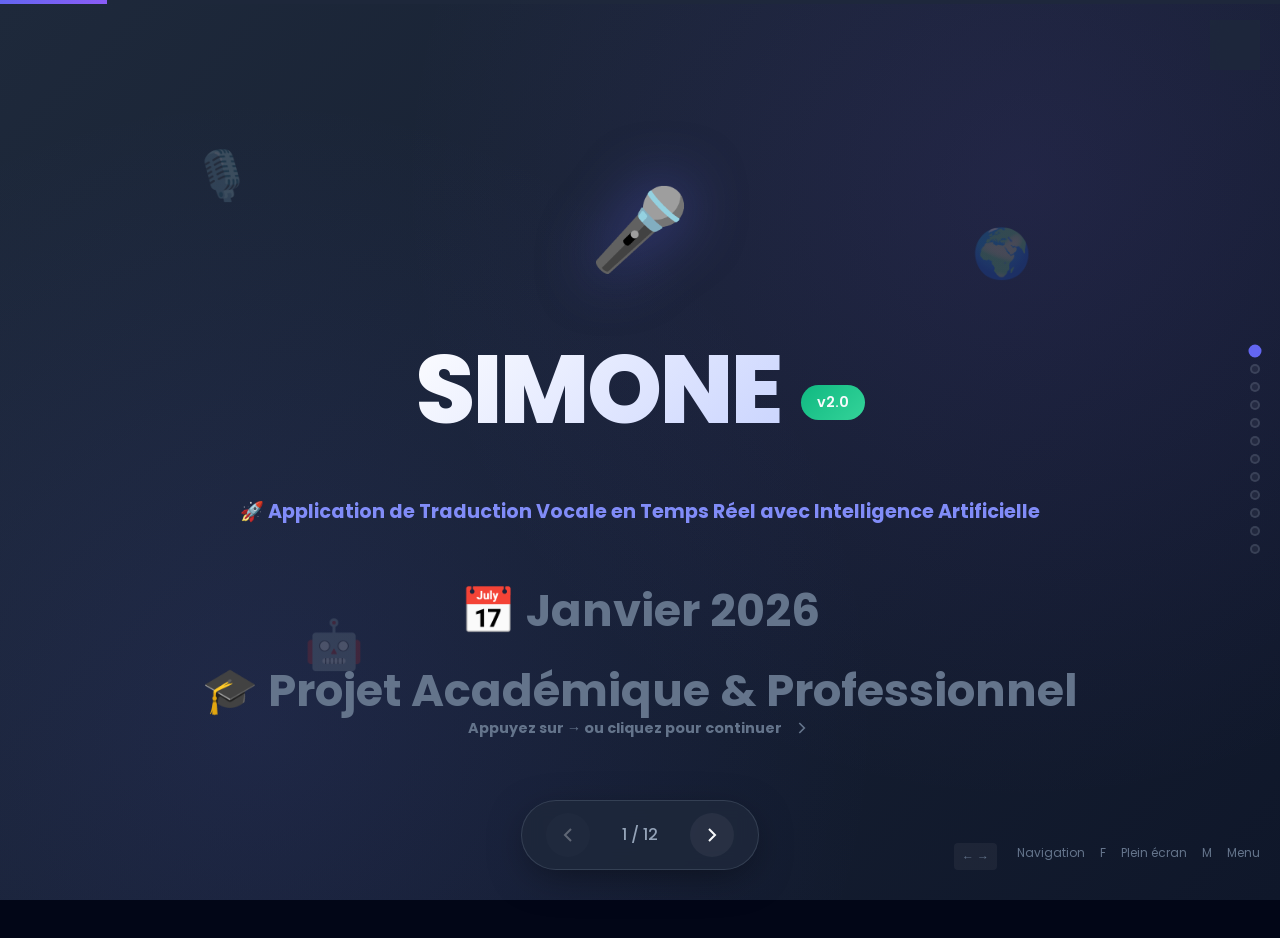
<file: Presentation/index.html>
<!DOCTYPE html>
<html lang="fr">
<head>
    <meta charset="UTF-8">
    <meta name="viewport" content="width=device-width, initial-scale=1.0">
    <title>SIMONE - Présentation du Projet</title>
    <link rel="stylesheet" href="styles.css">
    <link href="https://fonts.googleapis.com/css2?family=Poppins:wght@300;400;500;600;700;800&display=swap" rel="stylesheet">
</head>
<body>
    <!-- Barre de Progression -->
    <div class="progress-bar">
        <div class="progress-fill" id="progressFill"></div>
    </div>

    <!-- Navigation -->
    <nav class="nav-controls">
        <button class="nav-btn" id="prevBtn" title="Précédent">
            <svg viewBox="0 0 24 24"><path d="M15 18l-6-6 6-6"/></svg>
        </button>
        <span class="slide-counter">
            <span id="currentSlide">1</span> / <span id="totalSlides">12</span>
        </span>
        <button class="nav-btn" id="nextBtn" title="Suivant">
            <svg viewBox="0 0 24 24"><path d="M9 18l6-6-6-6"/></svg>
        </button>
    </nav>

    <!-- Menu des slides -->
    <button class="menu-toggle" id="menuToggle" title="Menu">
        <svg viewBox="0 0 24 24"><path d="M4 6h16M4 12h16M4 18h16"/></svg>
    </button>
    
    <div class="slide-menu" id="slideMenu">
        <div class="menu-header">
            <h3>📑 Sommaire</h3>
            <button class="close-menu" id="closeMenu">×</button>
        </div>
        <ul class="menu-list" id="menuList">
            <!-- Généré par JS -->
        </ul>
    </div>

    <!-- Container des Slides -->
    <div class="slides-container" id="slidesContainer">
        
        <!-- ==================== SLIDE 1: Titre ==================== -->
        <section class="slide slide-title active" data-slide="1" data-title="Accueil">
            <div class="slide-content">
                <div class="title-decoration">
                    <div class="floating-icon">🎙️</div>
                    <div class="floating-icon">🌍</div>
                    <div class="floating-icon">🤖</div>
                </div>
                <div class="logo-container animate-fade-up">
                    <span class="logo-emoji">🎤</span>
                    <h1 class="main-title">SIMONE</h1>
                    <p class="version-badge">v2.0</p>
                </div>
                
                <p class="tagline animate-fade-up delay-2">
                    🚀 Application de Traduction Vocale en Temps Réel avec Intelligence Artificielle
                </p>
                <div class="author-info animate-fade-up delay-3">
                    <p>📅 Janvier 2026</p>
                    <p>🎓 Projet Académique & Professionnel</p>
                </div>
                <div class="scroll-indicator animate-bounce">
                    <span>Appuyez sur → ou cliquez pour continuer</span>
                    <svg viewBox="0 0 24 24"><path d="M9 18l6-6-6-6"/></svg>
                </div>
            </div>
            <div class="slide-bg-pattern"></div>
        </section>

        <!-- ==================== SLIDE 2: Problématique ==================== -->
        <section class="slide slide-problem" data-slide="2" data-title="Problématique">
            <div class="slide-content">
                <h2 class="slide-title animate-fade-up">
                    <span class="title-icon">🤔</span>
                    Problématique
                </h2>
                <div class="problem-grid">
                    <div class="problem-card animate-fade-left delay-1">
                        <div class="card-icon">🌐</div>
                        <h3>Barrière Linguistique</h3>
                        <p>7 000+ langues dans le monde créent des obstacles à la communication internationale</p>
                    </div>
                    <div class="problem-card animate-fade-right delay-2">
                        <div class="card-icon">⏱️</div>
                        <h3>Lenteur des Solutions</h3>
                        <p>Les outils existants nécessitent souvent de taper le texte manuellement</p>
                    </div>
                    <div class="problem-card animate-fade-left delay-3">
                        <div class="card-icon">💰</div>
                        <h3>Coût Élevé</h3>
                        <p>Les interprètes professionnels sont coûteux et pas toujours disponibles</p>
                    </div>
                    <div class="problem-card animate-fade-right delay-4">
                        <div class="card-icon">📱</div>
                        <h3>Accessibilité</h3>
                        <p>Besoin d'une solution simple, rapide et accessible à tous</p>
                    </div>
                </div>
                <div class="question-box animate-fade-up delay-5">
                    <p>💡 <strong>Comment</strong> permettre une communication multilingue instantanée et naturelle ?</p>
                </div>
            </div>
        </section>

        <!-- ==================== SLIDE 3: Solution ==================== -->
        <section class="slide slide-solution" data-slide="3" data-title="Notre Solution">
            <div class="slide-content">
                <h2 class="slide-title animate-fade-up">
                    <span class="title-icon">✨</span>
                    Notre Solution : SIMONE
                </h2>
                <div class="solution-showcase">
                    <div class="solution-demo animate-scale-up delay-1">
                        <div class="demo-phone">
                            <div class="phone-screen">
                                <div class="demo-step step-1">
                                    <span class="step-icon">🎤</span>
                                    <span class="step-text">Parler</span>
                                </div>
                                <div class="demo-arrow">→</div>
                                <div class="demo-step step-2">
                                    <span class="step-icon">📝</span>
                                    <span class="step-text">Transcrire</span>
                                </div>
                                <div class="demo-arrow">→</div>
                                <div class="demo-step step-3">
                                    <span class="step-icon">🌍</span>
                                    <span class="step-text">Traduire</span>
                                </div>
                                <div class="demo-arrow">→</div>
                                <div class="demo-step step-4">
                                    <span class="step-icon">🔊</span>
                                    <span class="step-text">Écouter</span>
                                </div>
                            </div>
                        </div>
                    </div>
                    <div class="solution-features animate-fade-left delay-2">
                        <div class="feature-item">
                            <span class="feature-check">✓</span>
                            <span>Traduction vocale en temps réel</span>
                        </div>
                        <div class="feature-item">
                            <span class="feature-check">✓</span>
                            <span>Interface web intuitive</span>
                        </div>
                        <div class="feature-item">
                            <span class="feature-check">✓</span>
                            <span>Gratuit et open source</span>
                        </div>
                        <div class="feature-item">
                            <span class="feature-check">✓</span>
                            <span>6 langues supportées</span>
                        </div>
                        <div class="feature-item">
                            <span class="feature-check">✓</span>
                            <span>Synthèse vocale intégrée</span>
                        </div>
                    </div>
                </div>
            </div>
        </section>

        <!-- ==================== SLIDE 4: Fonctionnalités ==================== -->
        <section class="slide slide-features" data-slide="4" data-title="Fonctionnalités">
            <div class="slide-content">
                <h2 class="slide-title animate-fade-up">
                    <span class="title-icon">🎯</span>
                    Fonctionnalités Principales
                </h2>
                <div class="features-grid">
                    <div class="feature-card animate-fade-up delay-1">
                        <div class="feature-icon-large">🎤</div>
                        <h3>Capture Vocale</h3>
                        <p>Enregistrement audio directement depuis le navigateur avec Web Audio API</p>
                    </div>
                    <div class="feature-card animate-fade-up delay-2">
                        <div class="feature-icon-large">📝</div>
                        <h3>Transcription IA</h3>
                        <p>Conversion parole-texte avec OpenAI Whisper (99 langues)</p>
                    </div>
                    <div class="feature-card animate-fade-up delay-3">
                        <div class="feature-icon-large">🌍</div>
                        <h3>Traduction Neuronale</h3>
                        <p>Traduction automatique avec Helsinki-NLP Marian</p>
                    </div>
                    <div class="feature-card animate-fade-up delay-4">
                        <div class="feature-icon-large">🔊</div>
                        <h3>Synthèse Vocale</h3>
                        <p>Lecture audio de la traduction (Text-to-Speech)</p>
                    </div>
                    <div class="feature-card animate-fade-up delay-5">
                        <div class="feature-icon-large">⚡</div>
                        <h3>Temps Réel</h3>
                        <p>Communication WebSocket pour des résultats instantanés</p>
                    </div>
                    <div class="feature-card animate-fade-up delay-6">
                        <div class="feature-icon-large">📄</div>
                        <h3>Export</h3>
                        <p>Sauvegarde en PDF ou DOCX + Historique</p>
                    </div>
                </div>
            </div>
        </section>

        <!-- ==================== SLIDE 5: Architecture ==================== -->
        <section class="slide slide-architecture" data-slide="5" data-title="Architecture">
            <div class="slide-content">
                <h2 class="slide-title animate-fade-up">
                    <span class="title-icon">🏗️</span>
                    Architecture Technique
                </h2>
                <div class="architecture-diagram animate-fade-up delay-1">
                    <div class="arch-layer client-layer">
                        <div class="layer-title">🖥️ Client (Navigateur)</div>
                        <div class="layer-items">
                            <div class="arch-item">HTML5</div>
                            <div class="arch-item">CSS3</div>
                            <div class="arch-item">JavaScript</div>
                            <div class="arch-item">Web Audio API</div>
                            <div class="arch-item">WebSocket</div>
                        </div>
                    </div>
                    <div class="arch-arrow">
                        <div class="arrow-line"></div>
                        <span>HTTP / WebSocket</span>
                    </div>
                    <div class="arch-layer server-layer">
                        <div class="layer-title">⚙️ Serveur (Python)</div>
                        <div class="layer-items">
                            <div class="arch-item">FastAPI</div>
                            <div class="arch-item">Uvicorn</div>
                            <div class="arch-item">SQLite</div>
                        </div>
                    </div>
                    <div class="arch-arrow">
                        <div class="arrow-line"></div>
                        <span>Inference</span>
                    </div>
                    <div class="arch-layer ai-layer">
                        <div class="layer-title">🤖 Modèles IA</div>
                        <div class="layer-items">
                            <div class="arch-item">Whisper (ASR)</div>
                            <div class="arch-item">Marian (NMT)</div>
                            <div class="arch-item">PyTorch</div>
                        </div>
                    </div>
                </div>
            </div>
        </section>

        <!-- ==================== SLIDE 6: Technologies ==================== -->
        <section class="slide slide-tech" data-slide="6" data-title="Technologies">
            <div class="slide-content">
                <h2 class="slide-title animate-fade-up">
                    <span class="title-icon">🛠️</span>
                    Technologies Utilisées
                </h2>
                <div class="tech-grid">
                    <div class="tech-category animate-fade-up delay-1">
                        <h3>🐍 Backend</h3>
                        <div class="tech-items">
                            <div class="tech-item">
                                <span class="tech-logo">🚀</span>
                                <span class="tech-name">FastAPI</span>
                            </div>
                            <div class="tech-item">
                                <span class="tech-logo">🔥</span>
                                <span class="tech-name">PyTorch</span>
                            </div>
                            <div class="tech-item">
                                <span class="tech-logo">🤗</span>
                                <span class="tech-name">Transformers</span>
                            </div>
                            <div class="tech-item">
                                <span class="tech-logo">🗄️</span>
                                <span class="tech-name">SQLite</span>
                            </div>
                        </div>
                    </div>
                    <div class="tech-category animate-fade-up delay-2">
                        <h3>🎨 Frontend</h3>
                        <div class="tech-items">
                            <div class="tech-item">
                                <span class="tech-logo">📄</span>
                                <span class="tech-name">HTML5</span>
                            </div>
                            <div class="tech-item">
                                <span class="tech-logo">🎨</span>
                                <span class="tech-name">CSS3</span>
                            </div>
                            <div class="tech-item">
                                <span class="tech-logo">⚡</span>
                                <span class="tech-name">JavaScript</span>
                            </div>
                            <div class="tech-item">
                                <span class="tech-logo">🔌</span>
                                <span class="tech-name">WebSocket</span>
                            </div>
                        </div>
                    </div>
                    <div class="tech-category animate-fade-up delay-3">
                        <h3>🤖 Intelligence Artificielle</h3>
                        <div class="tech-items">
                            <div class="tech-item highlight">
                                <span class="tech-logo">🎤</span>
                                <span class="tech-name">OpenAI Whisper</span>
                                <span class="tech-desc">Reconnaissance vocale</span>
                            </div>
                            <div class="tech-item highlight">
                                <span class="tech-logo">🌍</span>
                                <span class="tech-name">Helsinki-NLP Marian</span>
                                <span class="tech-desc">Traduction neuronale</span>
                            </div>
                        </div>
                    </div>
                </div>
            </div>
        </section>

        <!-- ==================== SLIDE 7: Whisper ==================== -->
        <section class="slide slide-whisper" data-slide="7" data-title="Whisper (ASR)">
            <div class="slide-content">
                <h2 class="slide-title animate-fade-up">
                    <span class="title-icon">🎤</span>
                    OpenAI Whisper
                </h2>
                <div class="model-showcase">
                    <div class="model-info animate-fade-left delay-1">
                        <div class="model-badge">Automatic Speech Recognition</div>
                        <h3>Qu'est-ce que Whisper ?</h3>
                        <p>Whisper est un modèle de reconnaissance vocale développé par <strong>OpenAI</strong>. Il peut transcrire de l'audio en texte avec une précision remarquable.</p>
                        <div class="model-stats">
                            <div class="stat">
                                <span class="stat-value">99</span>
                                <span class="stat-label">Langues</span>
                            </div>
                            <div class="stat">
                                <span class="stat-value">680k</span>
                                <span class="stat-label">Heures d'entraînement</span>
                            </div>
                            <div class="stat">
                                <span class="stat-value">5</span>
                                <span class="stat-label">Tailles de modèle</span>
                            </div>
                        </div>
                    </div>
                    <div class="model-diagram animate-fade-right delay-2">
                        <div class="diagram-box">
                            <div class="diagram-input">
                                <span class="icon">🎵</span>
                                <span>Audio</span>
                            </div>
                            <div class="diagram-arrow">→</div>
                            <div class="diagram-process">
                                <span class="icon">🧠</span>
                                <span>Whisper</span>
                            </div>
                            <div class="diagram-arrow">→</div>
                            <div class="diagram-output">
                                <span class="icon">📝</span>
                                <span>Texte</span>
                            </div>
                        </div>
                        <div class="code-preview">
                            <pre><code>result = whisper.transcribe(audio)
print(result["text"])
# "Bonjour, comment allez-vous ?"</code></pre>
                        </div>
                    </div>
                </div>
            </div>
        </section>

        <!-- ==================== SLIDE 8: Marian ==================== -->
        <section class="slide slide-marian" data-slide="8" data-title="Marian (NMT)">
            <div class="slide-content">
                <h2 class="slide-title animate-fade-up">
                    <span class="title-icon">🌍</span>
                    Helsinki-NLP Marian
                </h2>
                <div class="model-showcase">
                    <div class="model-info animate-fade-left delay-1">
                        <div class="model-badge">Neural Machine Translation</div>
                        <h3>Qu'est-ce que Marian ?</h3>
                        <p>Marian est une famille de modèles de traduction neuronale développée par <strong>Helsinki-NLP</strong>. Basée sur l'architecture Transformer.</p>
                        <div class="languages-grid">
                            <div class="lang-item">🇫🇷 Français</div>
                            <div class="lang-item">🇬🇧 English</div>
                            <div class="lang-item">🇪🇸 Español</div>
                            <div class="lang-item">🇩🇪 Deutsch</div>
                            <div class="lang-item">🇮🇹 Italiano</div>
                            <div class="lang-item">🇵🇹 Português</div>
                        </div>
                    </div>
                    <div class="model-diagram animate-fade-right delay-2">
                        <div class="translation-example">
                            <div class="translation-input">
                                <span class="flag">🇫🇷</span>
                                <span class="text">"Bonjour le monde"</span>
                            </div>
                            <div class="translation-arrow">
                                <span class="arrow-icon">⟶</span>
                                <span class="arrow-label">Marian NMT</span>
                            </div>
                            <div class="translation-output">
                                <span class="flag">🇬🇧</span>
                                <span class="text">"Hello world"</span>
                            </div>
                        </div>
                        <div class="code-preview">
                            <pre><code>from transformers import MarianMTModel
model = "Helsinki-NLP/opus-mt-fr-en"
# Traduction FR → EN</code></pre>
                        </div>
                    </div>
                </div>
            </div>
        </section>

        <!-- ==================== SLIDE 9: Démonstration ==================== -->
        <section class="slide slide-demo" data-slide="9" data-title="Démonstration">
            <div class="slide-content">
                <h2 class="slide-title animate-fade-up">
                    <span class="title-icon">🖥️</span>
                    Démonstration de l'Interface
                </h2>
                <div class="demo-container animate-scale-up delay-1">
                    <div class="browser-mockup">
                        <div class="browser-header">
                            <div class="browser-dots">
                                <span class="dot red"></span>
                                <span class="dot yellow"></span>
                                <span class="dot green"></span>
                            </div>
                            <div class="browser-url">localhost:8000</div>
                        </div>
                        <div class="browser-content">
                            <div class="demo-interface">
                                <div class="demo-header">
                                    <span class="demo-logo">🎤 SIMONE</span>
                                </div>
                                <div class="demo-selectors">
                                    <div class="demo-select">
                                        <span>🇫🇷 Français</span>
                                    </div>
                                    <span class="demo-swap">⟷</span>
                                    <div class="demo-select">
                                        <span>🇬🇧 English</span>
                                    </div>
                                </div>
                                <div class="demo-panels">
                                    <div class="demo-panel">
                                        <div class="panel-title">🎤 Votre voix</div>
                                        <div class="panel-text">Bonjour, je m'appelle Marie et je suis développeuse.</div>
                                    </div>
                                    <div class="demo-mic-btn">
                                        <span>🎙️</span>
                                    </div>
                                    <div class="demo-panel">
                                        <div class="panel-title">🌍 Traduction</div>
                                        <div class="panel-text">Hello, my name is Marie and I am a developer.</div>
                                    </div>
                                </div>
                                <div class="demo-actions">
                                    <button class="demo-action-btn">🔊 Écouter</button>
                                    <button class="demo-action-btn">📋 Copier</button>
                                </div>
                            </div>
                        </div>
                    </div>
                </div>
            </div>
        </section>

        <!-- ==================== SLIDE 10: Flux de Données ==================== -->
        <section class="slide slide-flow" data-slide="10" data-title="Flux de Données">
            <div class="slide-content">
                <h2 class="slide-title animate-fade-up">
                    <span class="title-icon">🔄</span>
                    Flux de Données
                </h2>
                <div class="flow-diagram animate-fade-up delay-1">
                    <div class="flow-step">
                        <div class="flow-icon">👤</div>
                        <div class="flow-label">Utilisateur</div>
                        <div class="flow-desc">Parle en français</div>
                    </div>
                    <div class="flow-connector">
                        <div class="connector-line"></div>
                        <span>Audio</span>
                    </div>
                    <div class="flow-step">
                        <div class="flow-icon">🎤</div>
                        <div class="flow-label">Microphone</div>
                        <div class="flow-desc">Web Audio API</div>
                    </div>
                    <div class="flow-connector">
                        <div class="connector-line"></div>
                        <span>PCM 16kHz</span>
                    </div>
                    <div class="flow-step">
                        <div class="flow-icon">🔌</div>
                        <div class="flow-label">WebSocket</div>
                        <div class="flow-desc">Base64</div>
                    </div>
                    <div class="flow-connector">
                        <div class="connector-line"></div>
                        <span>Streaming</span>
                    </div>
                    <div class="flow-step">
                        <div class="flow-icon">🧠</div>
                        <div class="flow-label">Whisper</div>
                        <div class="flow-desc">Transcription</div>
                    </div>
                    <div class="flow-connector">
                        <div class="connector-line"></div>
                        <span>Texte</span>
                    </div>
                    <div class="flow-step">
                        <div class="flow-icon">🌍</div>
                        <div class="flow-label">Marian</div>
                        <div class="flow-desc">Traduction</div>
                    </div>
                    <div class="flow-connector">
                        <div class="connector-line"></div>
                        <span>JSON</span>
                    </div>
                    <div class="flow-step">
                        <div class="flow-icon">📱</div>
                        <div class="flow-label">Interface</div>
                        <div class="flow-desc">Affichage + TTS</div>
                    </div>
                </div>
            </div>
        </section>

        <!-- ==================== SLIDE 11: Perspectives ==================== -->
        <section class="slide slide-future" data-slide="11" data-title="Perspectives">
            <div class="slide-content">
                <h2 class="slide-title animate-fade-up">
                    <span class="title-icon">🚀</span>
                    Perspectives d'Évolution
                </h2>
                <div class="timeline animate-fade-up delay-1">
                    <div class="timeline-item">
                        <div class="timeline-dot"></div>
                        <div class="timeline-content">
                            <h3>Court Terme</h3>
                            <ul>
                                <li>🔄 Traduction en streaming continu</li>
                                <li>🌐 Support de plus de langues</li>
                                <li>🎯 Détection automatique de la langue</li>
                            </ul>
                        </div>
                    </div>
                    <div class="timeline-item">
                        <div class="timeline-dot"></div>
                        <div class="timeline-content">
                            <h3>Moyen Terme</h3>
                            <ul>
                                <li>💬 Mode conversation bilingue</li>
                                <li>📱 Application mobile (PWA)</li>
                                <li>☁️ Déploiement cloud (Docker)</li>
                            </ul>
                        </div>
                    </div>
                    <div class="timeline-item">
                        <div class="timeline-dot"></div>
                        <div class="timeline-content">
                            <h3>Long Terme</h3>
                            <ul>
                                <li>🎥 Traduction vidéo en temps réel</li>
                                <li>🤝 Intégration visioconférence</li>
                                <li>🧠 Fine-tuning domaine spécifique</li>
                            </ul>
                        </div>
                    </div>
                </div>
            </div>
        </section>

        <!-- ==================== SLIDE 12: Conclusion ==================== -->
        <section class="slide slide-conclusion" data-slide="12" data-title="Conclusion">
            <div class="slide-content">
                <h2 class="slide-title animate-fade-up">
                    <span class="title-icon">🎯</span>
                    Conclusion
                </h2>
                <div class="conclusion-content">
                    <div class="recap-cards animate-fade-up delay-1">
                        <div class="recap-card">
                            <span class="recap-icon">✅</span>
                            <p>Solution complète de traduction vocale</p>
                        </div>
                        <div class="recap-card">
                            <span class="recap-icon">✅</span>
                            <p>Technologies IA de pointe (Whisper + Marian)</p>
                        </div>
                        <div class="recap-card">
                            <span class="recap-icon">✅</span>
                            <p>Architecture moderne et extensible</p>
                        </div>
                        <div class="recap-card">
                            <span class="recap-icon">✅</span>
                            <p>Interface utilisateur intuitive</p>
                        </div>
                    </div>
                    <div class="thank-you animate-scale-up delay-2">
                        <div class="thanks-icon">🙏</div>
                        <h3>Merci de votre attention !</h3>
                        <p>Des questions ?</p>
                    </div>
                    <div class="contact-info animate-fade-up delay-3">
                        <p>📧 Contact : projet@simone.ai</p>
                        <p>🔗 GitHub : github.com/simone-project</p>
                    </div>
                </div>
            </div>
            <div class="confetti-container" id="confetti"></div>
        </section>

    </div>

    <!-- Indicateurs de slides -->
    <div class="slide-indicators" id="slideIndicators">
        <!-- Généré par JS -->
    </div>

    <!-- Instructions clavier -->
    <div class="keyboard-hints">
        <span>← →</span> Navigation
        <span>F</span> Plein écran
        <span>M</span> Menu
    </div>

    <script src="script.js"></script>
</body>
</html>
</file>
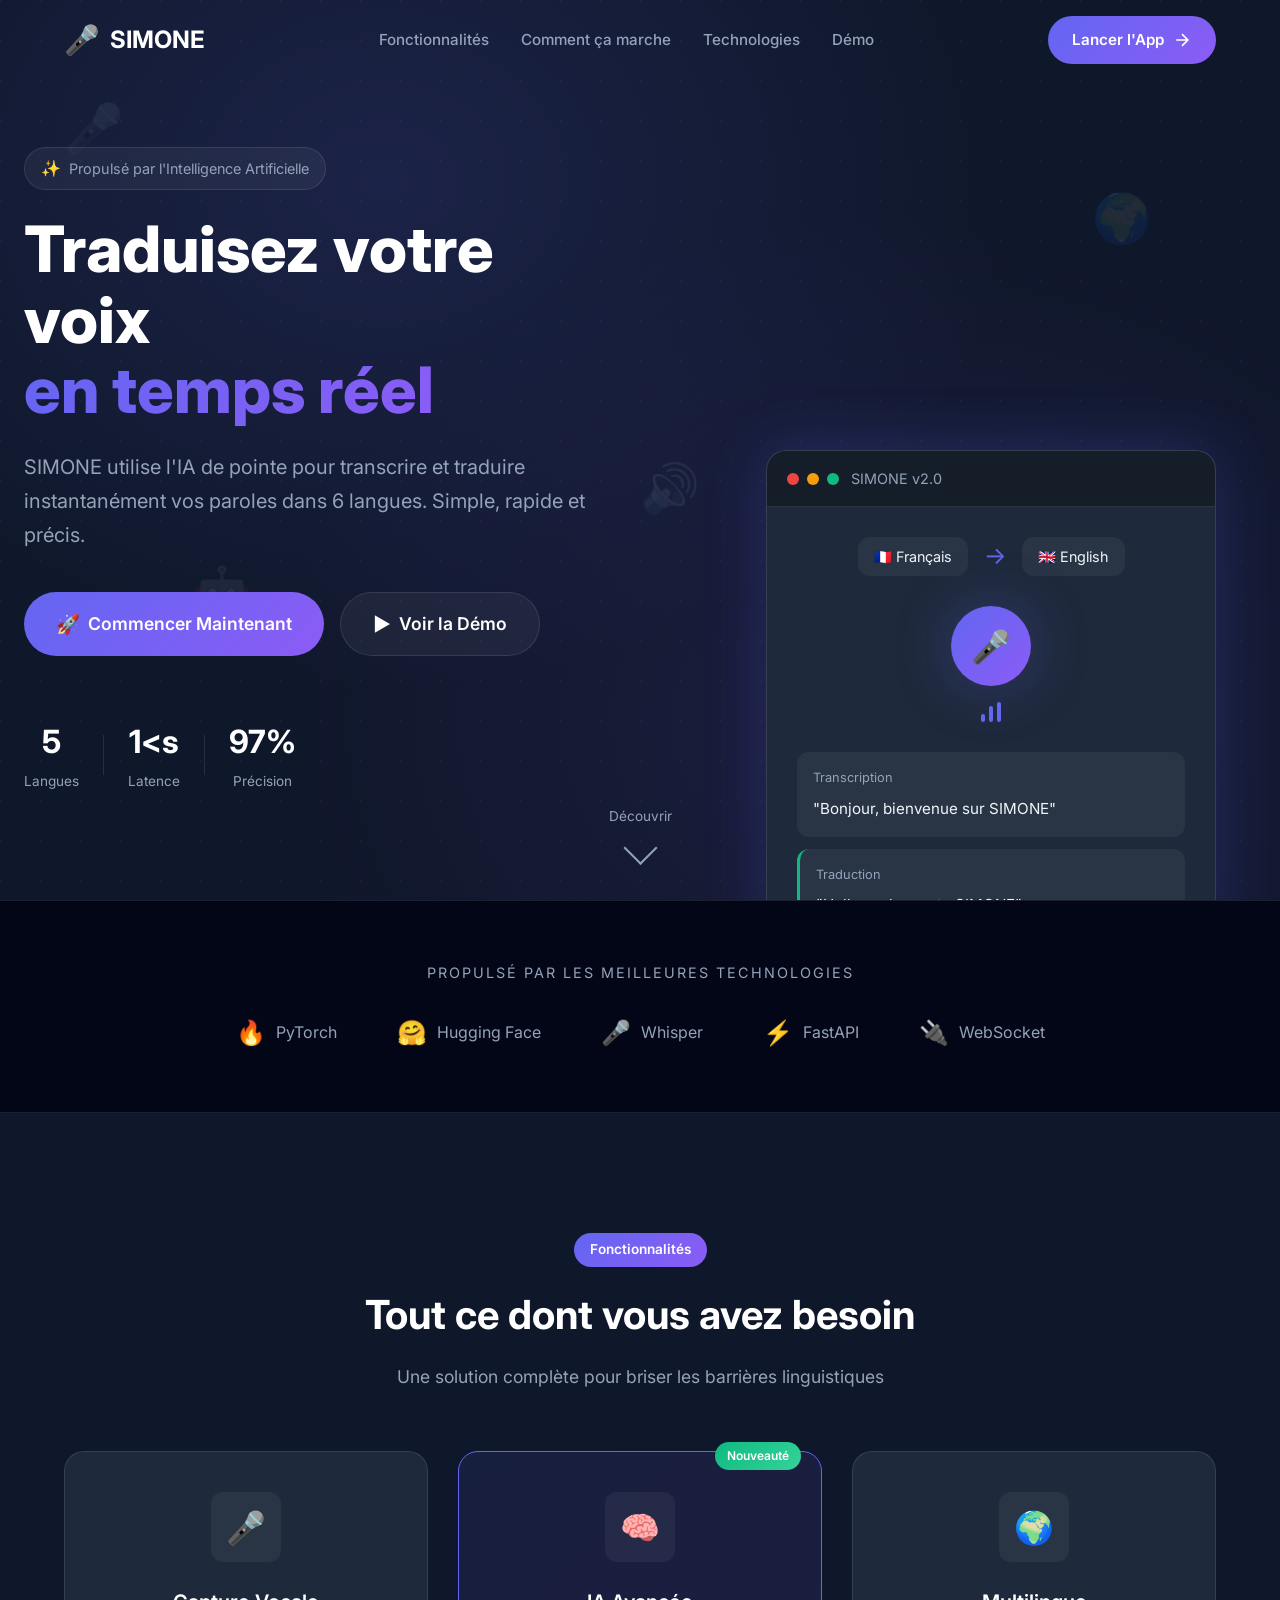
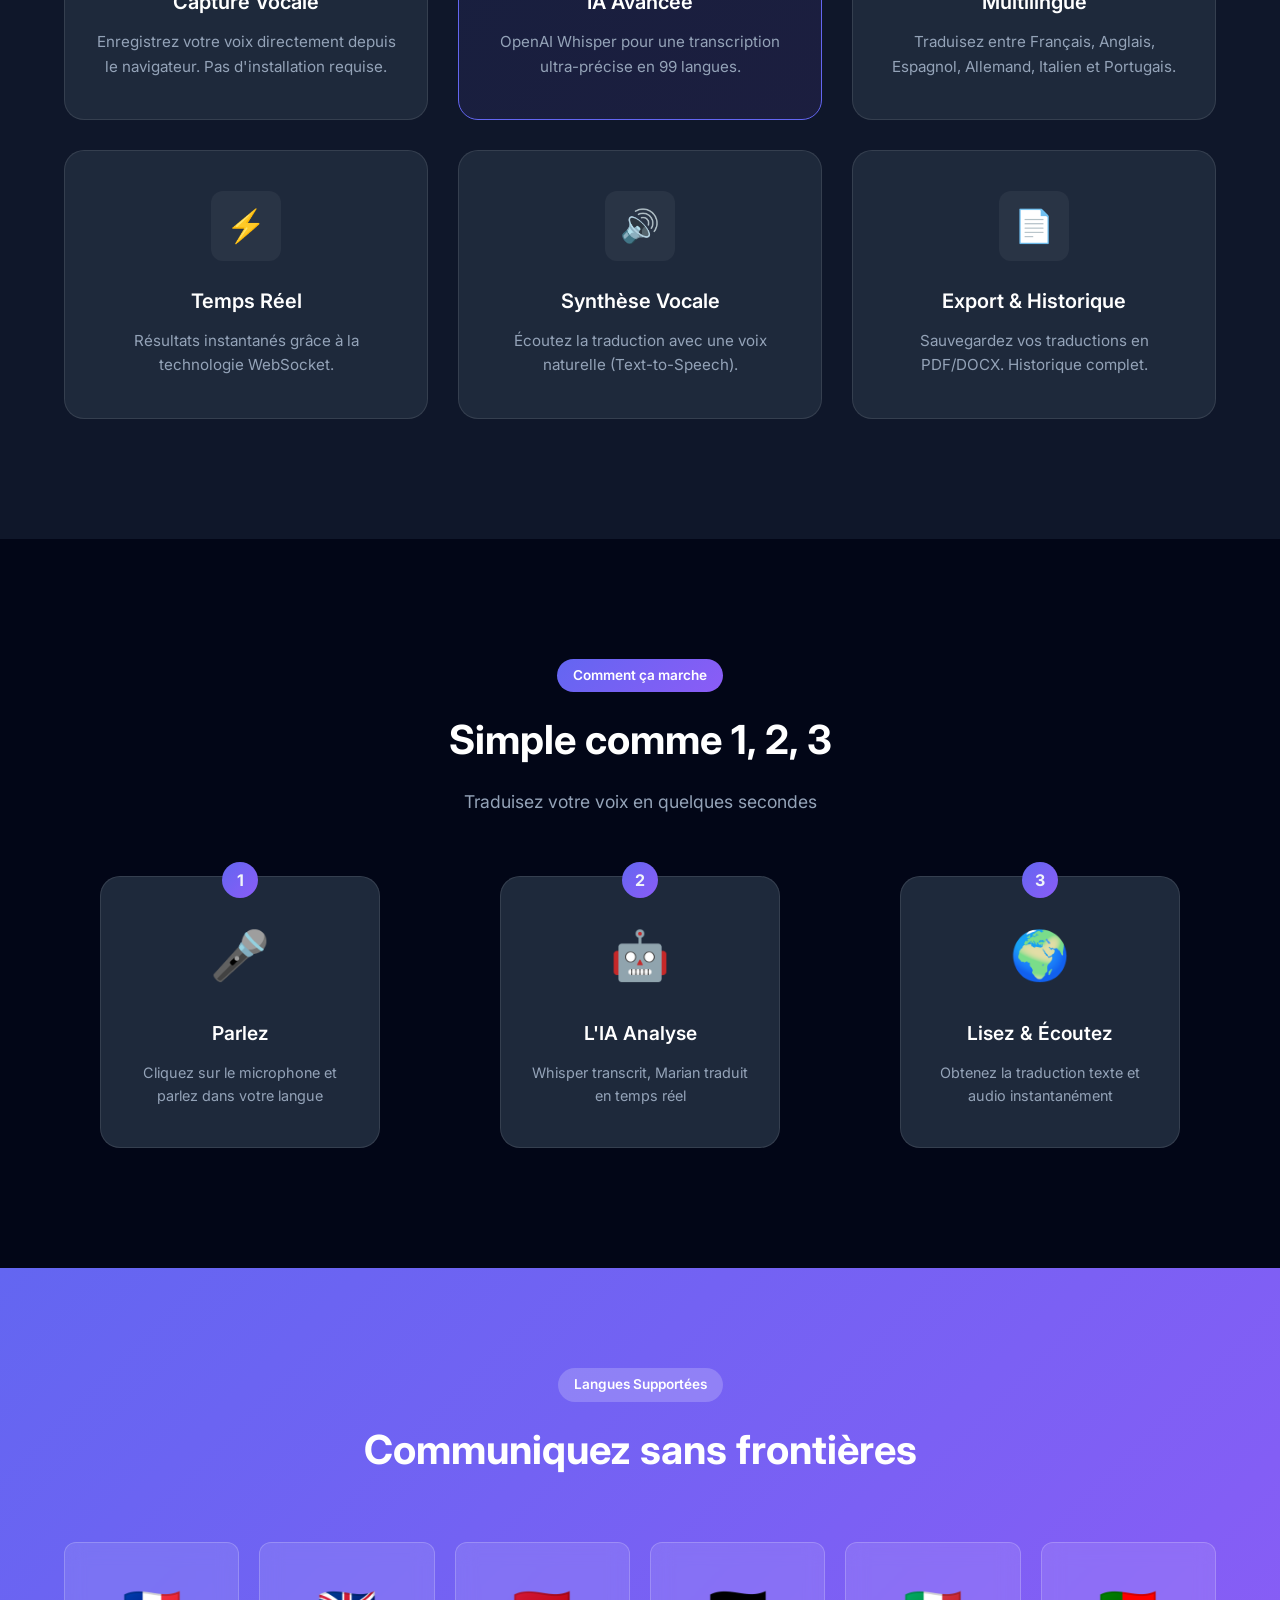
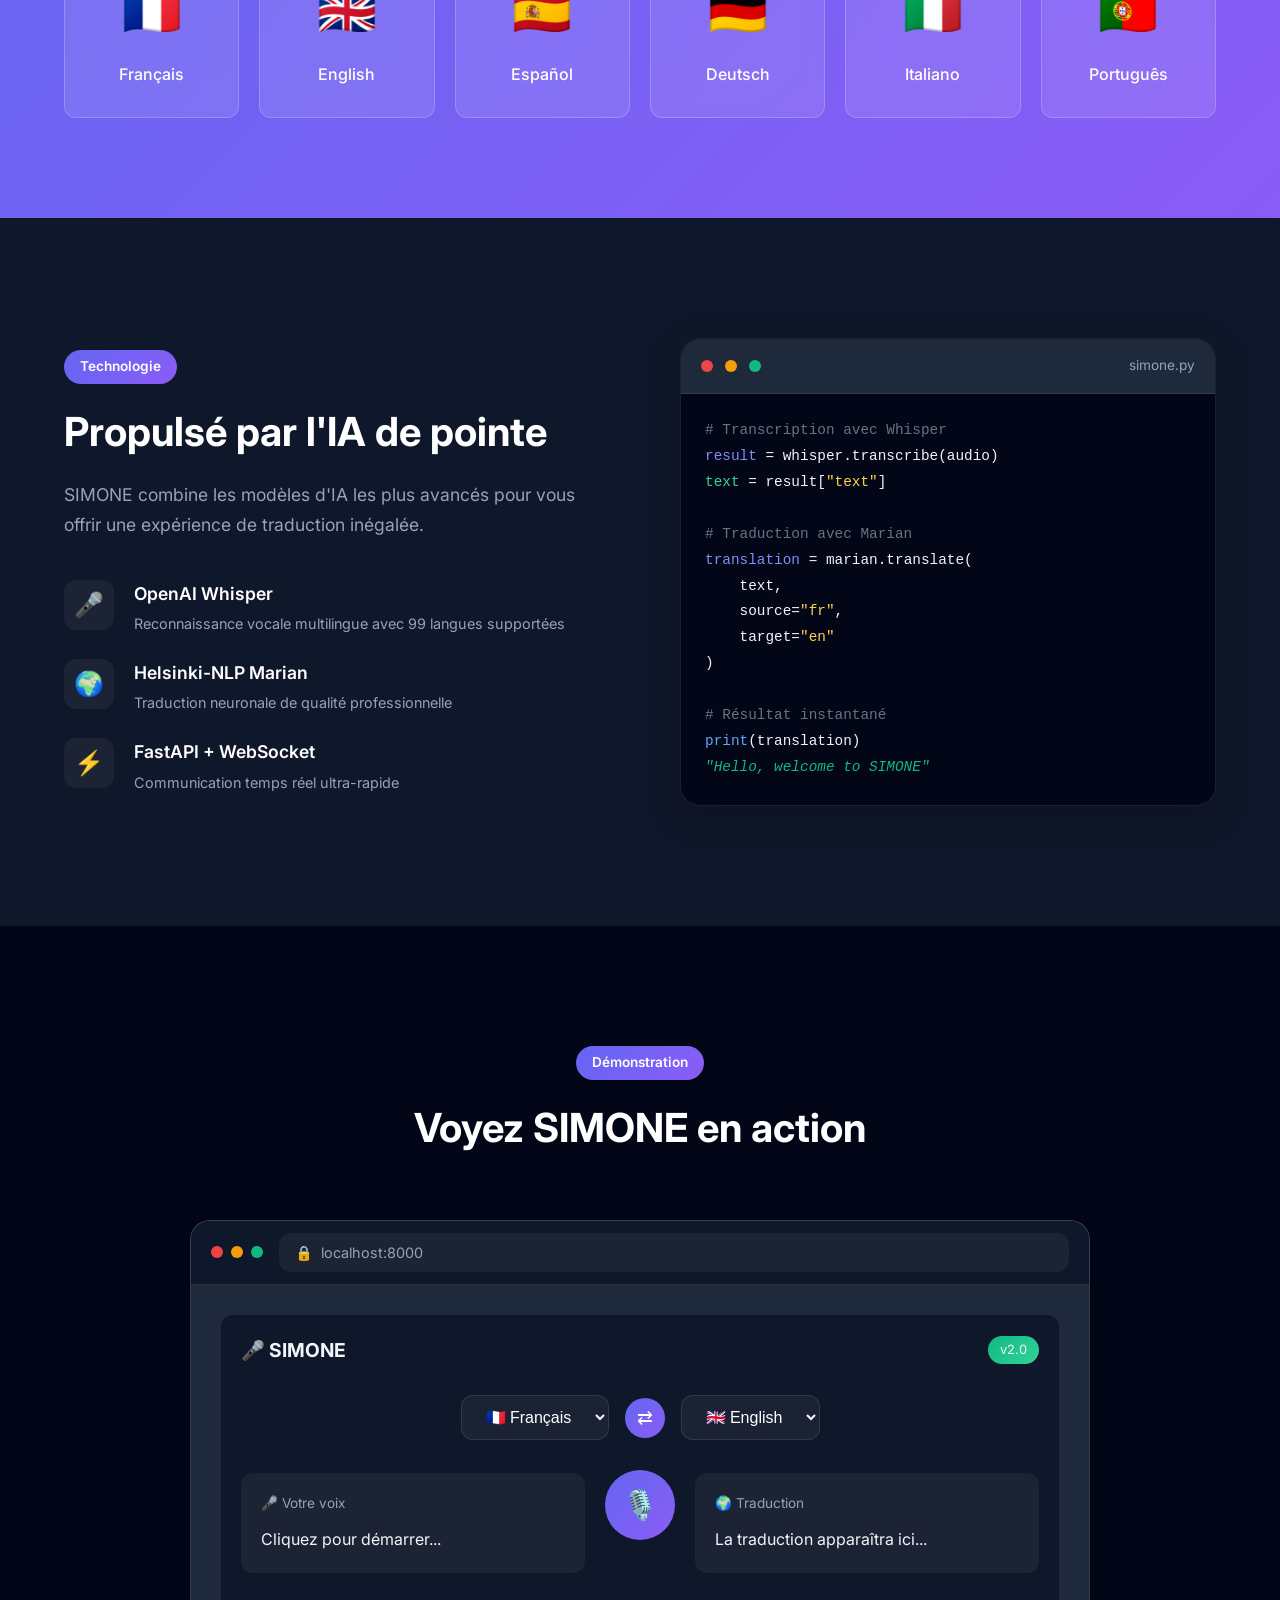
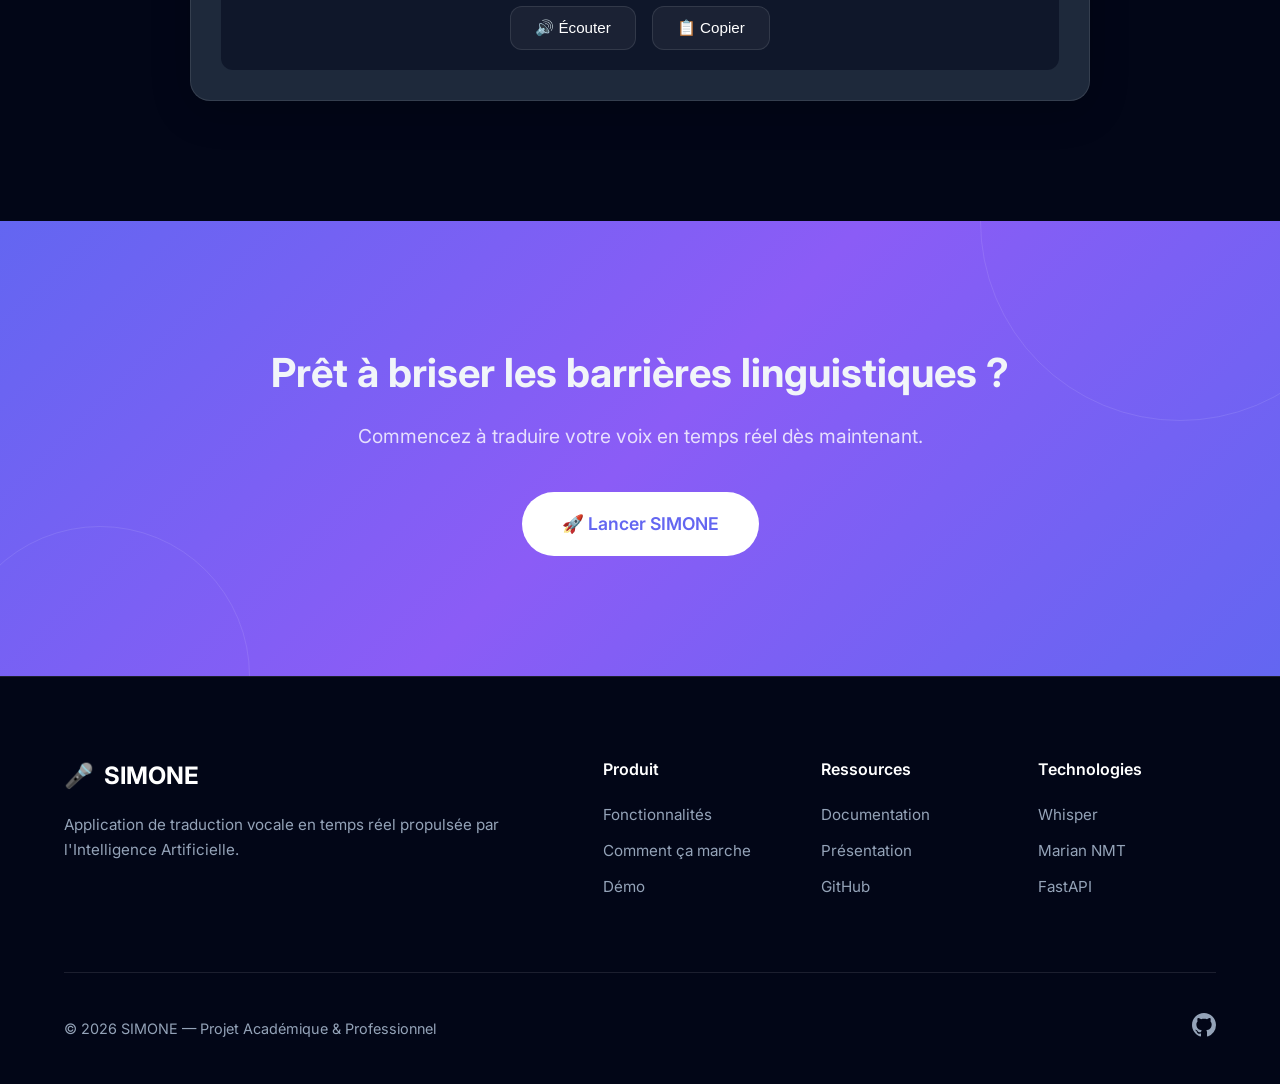
<file: frontend/landing.html>
<!DOCTYPE html>
<html lang="fr">
<head>
    <meta charset="UTF-8">
    <meta name="viewport" content="width=device-width, initial-scale=1.0">
    <title>SIMONE - Traduction Vocale IA en Temps Réel</title>
    <link rel="icon" href="data:image/svg+xml,<svg xmlns='http://www.w3.org/2000/svg' viewBox='0 0 100 100'><text y='.9em' font-size='90'>🎤</text></svg>">
    <link href="https://fonts.googleapis.com/css2?family=Inter:wght@300;400;500;600;700;800;900&display=swap" rel="stylesheet">
    <link rel="stylesheet" href="landing.css">
</head>
<body>
    <!-- Navbar -->
    <nav class="navbar" id="navbar">
        <div class="nav-container">
            <a href="#" class="nav-logo">
                <span class="logo-icon">🎤</span>
                <span class="logo-text">SIMONE</span>
            </a>
            <div class="nav-menu" id="navMenu">
                <a href="#features" class="nav-link">Fonctionnalités</a>
                <a href="#how-it-works" class="nav-link">Comment ça marche</a>
                <a href="#tech" class="nav-link">Technologies</a>
                <a href="#demo" class="nav-link">Démo</a>
            </div>
            <div class="nav-actions">
                <a href="index.html" class="btn btn-primary">
                    <span>Lancer l'App</span>
                    <svg width="20" height="20" viewBox="0 0 24 24" fill="none" stroke="currentColor" stroke-width="2">
                        <path d="M5 12h14M12 5l7 7-7 7"/>
                    </svg>
                </a>
            </div>
            <button class="nav-toggle" id="navToggle">
                <span></span>
                <span></span>
                <span></span>
            </button>
        </div>
    </nav>

    <!-- Hero Section -->
    <section class="hero">
        <div class="hero-bg">
            <div class="hero-gradient"></div>
            <div class="hero-pattern"></div>
            <div class="floating-elements">
                <div class="float-item float-1">🎤</div>
                <div class="float-item float-2">🌍</div>
                <div class="float-item float-3">🤖</div>
                <div class="float-item float-4">💬</div>
                <div class="float-item float-5">🔊</div>
            </div>
        </div>
        <div class="hero-content">
            <div class="hero-badge animate-fade-down">
                <span class="badge-icon">✨</span>
                <span>Propulsé par l'Intelligence Artificielle</span>
            </div>
            <h1 class="hero-title animate-fade-up">
                Traduisez votre voix<br>
                <span class="gradient-text">en temps réel</span>
            </h1>
            <p class="hero-subtitle animate-fade-up delay-1">
                SIMONE utilise l'IA de pointe pour transcrire et traduire instantanément 
                vos paroles dans 6 langues. Simple, rapide et précis.
            </p>
            <div class="hero-actions animate-fade-up delay-2">
                <a href="index.html" class="btn btn-hero-primary">
                    <span class="btn-icon">🚀</span>
                    <span>Commencer Maintenant</span>
                </a>
                <a href="#demo" class="btn btn-hero-secondary">
                    <span class="btn-icon">▶️</span>
                    <span>Voir la Démo</span>
                </a>
            </div>
            <div class="hero-stats animate-fade-up delay-3">
                <div class="stat-item">
                    <span class="stat-value">6</span>
                    <span class="stat-label">Langues</span>
                </div>
                <div class="stat-divider"></div>
                <div class="stat-item">
                    <span class="stat-value">&lt;2s</span>
                    <span class="stat-label">Latence</span>
                </div>
                <div class="stat-divider"></div>
                <div class="stat-item">
                    <span class="stat-value">99%</span>
                    <span class="stat-label">Précision</span>
                </div>
            </div>
        </div>
        <div class="hero-visual animate-scale-up delay-2">
            <div class="app-preview">
                <div class="preview-header">
                    <div class="preview-dots">
                        <span></span><span></span><span></span>
                    </div>
                    <span class="preview-title">SIMONE v2.0</span>
                </div>
                <div class="preview-content">
                    <div class="preview-langs">
                        <div class="lang-badge">🇫🇷 Français</div>
                        <span class="lang-arrow">→</span>
                        <div class="lang-badge">🇬🇧 English</div>
                    </div>
                    <div class="preview-mic">
                        <div class="mic-circle">
                            <span>🎤</span>
                        </div>
                        <div class="mic-waves">
                            <span></span><span></span><span></span>
                        </div>
                    </div>
                    <div class="preview-result">
                        <div class="result-box source">
                            <small>Transcription</small>
                            <p>"Bonjour, bienvenue sur SIMONE"</p>
                        </div>
                        <div class="result-box target">
                            <small>Traduction</small>
                            <p>"Hello, welcome to SIMONE"</p>
                        </div>
                    </div>
                </div>
            </div>
        </div>
        <div class="scroll-indicator">
            <span>Découvrir</span>
            <div class="scroll-arrow"></div>
        </div>
    </section>

    <!-- Brands/Tech Banner -->
    <section class="brands-section">
        <div class="container">
            <p class="brands-title">Propulsé par les meilleures technologies</p>
            <div class="brands-grid">
                <div class="brand-item">
                    <span class="brand-logo">🔥</span>
                    <span class="brand-name">PyTorch</span>
                </div>
                <div class="brand-item">
                    <span class="brand-logo">🤗</span>
                    <span class="brand-name">Hugging Face</span>
                </div>
                <div class="brand-item">
                    <span class="brand-logo">🎤</span>
                    <span class="brand-name">Whisper</span>
                </div>
                <div class="brand-item">
                    <span class="brand-logo">⚡</span>
                    <span class="brand-name">FastAPI</span>
                </div>
                <div class="brand-item">
                    <span class="brand-logo">🔌</span>
                    <span class="brand-name">WebSocket</span>
                </div>
            </div>
        </div>
    </section>

    <!-- Features Section -->
    <section class="features-section" id="features">
        <div class="container">
            <div class="section-header">
                <span class="section-badge">Fonctionnalités</span>
                <h2 class="section-title">Tout ce dont vous avez besoin</h2>
                <p class="section-subtitle">Une solution complète pour briser les barrières linguistiques</p>
            </div>
            <div class="features-grid">
                <div class="feature-card">
                    <div class="feature-icon">
                        <span>🎤</span>
                    </div>
                    <h3>Capture Vocale</h3>
                    <p>Enregistrez votre voix directement depuis le navigateur. Pas d'installation requise.</p>
                </div>
                <div class="feature-card featured">
                    <div class="feature-icon">
                        <span>🧠</span>
                    </div>
                    <h3>IA Avancée</h3>
                    <p>OpenAI Whisper pour une transcription ultra-précise en 99 langues.</p>
                    <span class="feature-badge">Nouveauté</span>
                </div>
                <div class="feature-card">
                    <div class="feature-icon">
                        <span>🌍</span>
                    </div>
                    <h3>Multilingue</h3>
                    <p>Traduisez entre Français, Anglais, Espagnol, Allemand, Italien et Portugais.</p>
                </div>
                <div class="feature-card">
                    <div class="feature-icon">
                        <span>⚡</span>
                    </div>
                    <h3>Temps Réel</h3>
                    <p>Résultats instantanés grâce à la technologie WebSocket.</p>
                </div>
                <div class="feature-card">
                    <div class="feature-icon">
                        <span>🔊</span>
                    </div>
                    <h3>Synthèse Vocale</h3>
                    <p>Écoutez la traduction avec une voix naturelle (Text-to-Speech).</p>
                </div>
                <div class="feature-card">
                    <div class="feature-icon">
                        <span>📄</span>
                    </div>
                    <h3>Export & Historique</h3>
                    <p>Sauvegardez vos traductions en PDF/DOCX. Historique complet.</p>
                </div>
            </div>
        </div>
    </section>

    <!-- How it Works -->
    <section class="how-section" id="how-it-works">
        <div class="container">
            <div class="section-header">
                <span class="section-badge">Comment ça marche</span>
                <h2 class="section-title">Simple comme 1, 2, 3</h2>
                <p class="section-subtitle">Traduisez votre voix en quelques secondes</p>
            </div>
            <div class="steps-container">
                <div class="step-card">
                    <div class="step-number">1</div>
                    <div class="step-visual">
                        <div class="step-icon">🎤</div>
                    </div>
                    <h3>Parlez</h3>
                    <p>Cliquez sur le microphone et parlez dans votre langue</p>
                </div>
                <div class="step-connector">
                    <svg viewBox="0 0 100 20">
                        <path d="M0 10 Q50 10 100 10" stroke="url(#gradient)" stroke-width="2" fill="none" stroke-dasharray="5,5"/>
                        <defs>
                            <linearGradient id="gradient" x1="0%" y1="0%" x2="100%" y2="0%">
                                <stop offset="0%" style="stop-color:#6366F1"/>
                                <stop offset="100%" style="stop-color:#8B5CF6"/>
                            </linearGradient>
                        </defs>
                    </svg>
                </div>
                <div class="step-card">
                    <div class="step-number">2</div>
                    <div class="step-visual">
                        <div class="step-icon">🤖</div>
                    </div>
                    <h3>L'IA Analyse</h3>
                    <p>Whisper transcrit, Marian traduit en temps réel</p>
                </div>
                <div class="step-connector">
                    <svg viewBox="0 0 100 20">
                        <path d="M0 10 Q50 10 100 10" stroke="url(#gradient2)" stroke-width="2" fill="none" stroke-dasharray="5,5"/>
                        <defs>
                            <linearGradient id="gradient2" x1="0%" y1="0%" x2="100%" y2="0%">
                                <stop offset="0%" style="stop-color:#8B5CF6"/>
                                <stop offset="100%" style="stop-color:#10B981"/>
                            </linearGradient>
                        </defs>
                    </svg>
                </div>
                <div class="step-card">
                    <div class="step-number">3</div>
                    <div class="step-visual">
                        <div class="step-icon">🌍</div>
                    </div>
                    <h3>Lisez & Écoutez</h3>
                    <p>Obtenez la traduction texte et audio instantanément</p>
                </div>
            </div>
        </div>
    </section>

    <!-- Languages Section -->
    <section class="languages-section">
        <div class="container">
            <div class="section-header light">
                <span class="section-badge">Langues Supportées</span>
                <h2 class="section-title">Communiquez sans frontières</h2>
            </div>
            <div class="languages-grid">
                <div class="language-card">
                    <span class="flag">🇫🇷</span>
                    <span class="lang-name">Français</span>
                </div>
                <div class="language-card">
                    <span class="flag">🇬🇧</span>
                    <span class="lang-name">English</span>
                </div>
                <div class="language-card">
                    <span class="flag">🇪🇸</span>
                    <span class="lang-name">Español</span>
                </div>
                <div class="language-card">
                    <span class="flag">🇩🇪</span>
                    <span class="lang-name">Deutsch</span>
                </div>
                <div class="language-card">
                    <span class="flag">🇮🇹</span>
                    <span class="lang-name">Italiano</span>
                </div>
                <div class="language-card">
                    <span class="flag">🇵🇹</span>
                    <span class="lang-name">Português</span>
                </div>
            </div>
        </div>
    </section>

    <!-- Tech Section -->
    <section class="tech-section" id="tech">
        <div class="container">
            <div class="tech-content">
                <div class="tech-info">
                    <span class="section-badge">Technologie</span>
                    <h2 class="section-title">Propulsé par l'IA de pointe</h2>
                    <p class="tech-description">
                        SIMONE combine les modèles d'IA les plus avancés pour vous offrir 
                        une expérience de traduction inégalée.
                    </p>
                    <div class="tech-list">
                        <div class="tech-item">
                            <div class="tech-icon">🎤</div>
                            <div class="tech-details">
                                <h4>OpenAI Whisper</h4>
                                <p>Reconnaissance vocale multilingue avec 99 langues supportées</p>
                            </div>
                        </div>
                        <div class="tech-item">
                            <div class="tech-icon">🌍</div>
                            <div class="tech-details">
                                <h4>Helsinki-NLP Marian</h4>
                                <p>Traduction neuronale de qualité professionnelle</p>
                            </div>
                        </div>
                        <div class="tech-item">
                            <div class="tech-icon">⚡</div>
                            <div class="tech-details">
                                <h4>FastAPI + WebSocket</h4>
                                <p>Communication temps réel ultra-rapide</p>
                            </div>
                        </div>
                    </div>
                </div>
                <div class="tech-visual">
                    <div class="code-window">
                        <div class="code-header">
                            <span class="dot red"></span>
                            <span class="dot yellow"></span>
                            <span class="dot green"></span>
                            <span class="filename">simone.py</span>
                        </div>
                        <pre class="code-content"><code><span class="comment"># Transcription avec Whisper</span>
<span class="keyword">result</span> = whisper.transcribe(audio)
<span class="variable">text</span> = result[<span class="string">"text"</span>]

<span class="comment"># Traduction avec Marian</span>
<span class="keyword">translation</span> = marian.translate(
    text, 
    source=<span class="string">"fr"</span>, 
    target=<span class="string">"en"</span>
)

<span class="comment"># Résultat instantané</span>
<span class="function">print</span>(translation)
<span class="output">"Hello, welcome to SIMONE"</span></code></pre>
                    </div>
                </div>
            </div>
        </div>
    </section>

    <!-- Demo Section -->
    <section class="demo-section" id="demo">
        <div class="container">
            <div class="section-header">
                <span class="section-badge">Démonstration</span>
                <h2 class="section-title">Voyez SIMONE en action</h2>
            </div>
            <div class="demo-container">
                <div class="demo-browser">
                    <div class="browser-bar">
                        <div class="browser-dots">
                            <span></span><span></span><span></span>
                        </div>
                        <div class="browser-url">
                            <span class="url-icon">🔒</span>
                            <span>localhost:8000</span>
                        </div>
                    </div>
                    <div class="browser-content">
                        <div class="demo-app">
                            <div class="demo-header">
                                <span class="demo-logo">🎤 SIMONE</span>
                                <span class="demo-version">v2.0</span>
                            </div>
                            <div class="demo-body">
                                <div class="demo-lang-select">
                                    <select>
                                        <option>🇫🇷 Français</option>
                                    </select>
                                    <button class="swap-btn">⇄</button>
                                    <select>
                                        <option>🇬🇧 English</option>
                                    </select>
                                </div>
                                <div class="demo-panels">
                                    <div class="demo-panel">
                                        <div class="panel-label">🎤 Votre voix</div>
                                        <div class="panel-text" id="demoSource">Cliquez pour démarrer...</div>
                                    </div>
                                    <div class="demo-mic-area">
                                        <button class="demo-mic-btn" id="demoMic">
                                            <span>🎙️</span>
                                        </button>
                                        <div class="demo-waves" id="demoWaves">
                                            <span></span><span></span><span></span><span></span><span></span>
                                        </div>
                                    </div>
                                    <div class="demo-panel">
                                        <div class="panel-label">🌍 Traduction</div>
                                        <div class="panel-text" id="demoTarget">La traduction apparaîtra ici...</div>
                                    </div>
                                </div>
                                <div class="demo-actions">
                                    <button class="demo-action">🔊 Écouter</button>
                                    <button class="demo-action">📋 Copier</button>
                                </div>
                            </div>
                        </div>
                    </div>
                </div>
            </div>
        </div>
    </section>

    <!-- CTA Section -->
    <section class="cta-section">
        <div class="container">
            <div class="cta-content">
                <h2>Prêt à briser les barrières linguistiques ?</h2>
                <p>Commencez à traduire votre voix en temps réel dès maintenant.</p>
                <a href="index.html" class="btn btn-cta">
                    <span>🚀 Lancer SIMONE</span>
                </a>
            </div>
            <div class="cta-decoration">
                <div class="cta-circle"></div>
                <div class="cta-circle"></div>
            </div>
        </div>
    </section>

    <!-- Footer -->
    <footer class="footer">
        <div class="container">
            <div class="footer-content">
                <div class="footer-brand">
                    <div class="footer-logo">
                        <span>🎤</span>
                        <span>SIMONE</span>
                    </div>
                    <p>Application de traduction vocale en temps réel propulsée par l'Intelligence Artificielle.</p>
                </div>
                <div class="footer-links">
                    <div class="footer-column">
                        <h4>Produit</h4>
                        <a href="#features">Fonctionnalités</a>
                        <a href="#how-it-works">Comment ça marche</a>
                        <a href="#demo">Démo</a>
                    </div>
                    <div class="footer-column">
                        <h4>Ressources</h4>
                        <a href="../DOCUMENTATION.md">Documentation</a>
                        <a href="../Presentation/index.html">Présentation</a>
                        <a href="https://github.com/dansenga/simone-projet">GitHub</a>
                    </div>
                    <div class="footer-column">
                        <h4>Technologies</h4>
                        <a href="https://github.com/openai/whisper">Whisper</a>
                        <a href="https://huggingface.co/Helsinki-NLP">Marian NMT</a>
                        <a href="https://fastapi.tiangolo.com">FastAPI</a>
                    </div>
                </div>
            </div>
            <div class="footer-bottom">
                <p>© 2026 SIMONE — Projet Académique & Professionnel</p>
                <div class="footer-social">
                    <a href="https://github.com/dansenga/simone-projet" class="social-link">
                        <svg viewBox="0 0 24 24" width="24" height="24">
                            <path fill="currentColor" d="M12 0C5.37 0 0 5.37 0 12c0 5.31 3.435 9.795 8.205 11.385.6.105.825-.255.825-.57 0-.285-.015-1.23-.015-2.235-3.015.555-3.795-.735-4.035-1.41-.135-.345-.72-1.41-1.23-1.695-.42-.225-1.02-.78-.015-.795.945-.015 1.62.87 1.845 1.23 1.08 1.815 2.805 1.305 3.495.99.105-.78.42-1.305.765-1.605-2.67-.3-5.46-1.335-5.46-5.925 0-1.305.465-2.385 1.23-3.225-.12-.3-.54-1.53.12-3.18 0 0 1.005-.315 3.3 1.23.96-.27 1.98-.405 3-.405s2.04.135 3 .405c2.295-1.56 3.3-1.23 3.3-1.23.66 1.65.24 2.88.12 3.18.765.84 1.23 1.905 1.23 3.225 0 4.605-2.805 5.625-5.475 5.925.435.375.81 1.095.81 2.22 0 1.605-.015 2.895-.015 3.3 0 .315.225.69.825.57A12.02 12.02 0 0024 12c0-6.63-5.37-12-12-12z"/>
                        </svg>
                    </a>
                </div>
            </div>
        </div>
    </footer>

    <script src="landing.js"></script>
</body>
</html>
</file>
<file: Presentation/styles.css>
/**
 * SIMONE Presentation - Styles CSS
 * Design moderne avec animations
 */

/* ==================== RESET & VARIABLES ==================== */
* {
    margin: 0;
    padding: 0;
    box-sizing: border-box;
}

:root {
    /* Couleurs principales */
    --primary: #6366F1;
    --primary-light: #818CF8;
    --primary-dark: #4F46E5;
    --secondary: #10B981;
    --accent: #F59E0B;
    --danger: #EF4444;
    
    /* Dégradés */
    --gradient-primary: linear-gradient(135deg, #6366F1 0%, #8B5CF6 100%);
    --gradient-secondary: linear-gradient(135deg, #10B981 0%, #34D399 100%);
    --gradient-dark: linear-gradient(135deg, #1E293B 0%, #0F172A 100%);
    --gradient-hero: linear-gradient(135deg, #667eea 0%, #764ba2 100%);
    
    /* Arrière-plans */
    --bg-dark: #0F172A;
    --bg-darker: #020617;
    --bg-card: rgba(30, 41, 59, 0.8);
    --bg-glass: rgba(255, 255, 255, 0.05);
    
    /* Textes */
    --text-primary: #F8FAFC;
    --text-secondary: #94A3B8;
    --text-muted: #64748B;
    
    /* Ombres */
    --shadow: 0 4px 6px -1px rgba(0, 0, 0, 0.3);
    --shadow-lg: 0 10px 40px -10px rgba(0, 0, 0, 0.5);
    --shadow-glow: 0 0 40px rgba(99, 102, 241, 0.3);
    
    /* Bordures */
    --border-color: rgba(148, 163, 184, 0.2);
    --radius: 12px;
    --radius-lg: 20px;
    
    /* Transitions */
    --transition: all 0.3s cubic-bezier(0.4, 0, 0.2, 1);
    --transition-slow: all 0.6s cubic-bezier(0.4, 0, 0.2, 1);
}

/* ==================== BASE ==================== */
html, body {
    width: 100%;
    height: 100%;
    overflow: hidden;
    font-family: 'Poppins', -apple-system, BlinkMacSystemFont, sans-serif;
    background: var(--bg-darker);
    color: var(--text-primary);
    line-height: 1.6;
}

/* ==================== BARRE DE PROGRESSION ==================== */
.progress-bar {
    position: fixed;
    top: 0;
    left: 0;
    width: 100%;
    height: 4px;
    background: var(--bg-card);
    z-index: 1000;
}

.progress-fill {
    height: 100%;
    background: var(--gradient-primary);
    width: 0%;
    transition: width 0.3s ease;
}

/* ==================== NAVIGATION ==================== */
.nav-controls {
    position: fixed;
    bottom: 30px;
    left: 50%;
    transform: translateX(-50%);
    display: flex;
    align-items: center;
    gap: 20px;
    background: var(--bg-card);
    backdrop-filter: blur(10px);
    padding: 12px 24px;
    border-radius: 50px;
    border: 1px solid var(--border-color);
    z-index: 100;
    box-shadow: var(--shadow-lg);
}

.nav-btn {
    width: 44px;
    height: 44px;
    border: none;
    background: var(--bg-glass);
    border-radius: 50%;
    cursor: pointer;
    display: flex;
    align-items: center;
    justify-content: center;
    transition: var(--transition);
}

.nav-btn:hover {
    background: var(--primary);
    transform: scale(1.1);
}

.nav-btn svg {
    width: 24px;
    height: 24px;
    stroke: var(--text-primary);
    stroke-width: 2;
    fill: none;
}

.slide-counter {
    font-size: 1rem;
    font-weight: 500;
    color: var(--text-secondary);
    min-width: 60px;
    text-align: center;
}

/* ==================== MENU ==================== */
.menu-toggle {
    position: fixed;
    top: 20px;
    right: 20px;
    width: 50px;
    height: 50px;
    border: none;
    background: var(--bg-card);
    backdrop-filter: blur(10px);
    border-radius: 12px;
    cursor: pointer;
    z-index: 101;
    display: flex;
    align-items: center;
    justify-content: center;
    transition: var(--transition);
    border: 1px solid var(--border-color);
}

.menu-toggle:hover {
    background: var(--primary);
}

.menu-toggle svg {
    width: 24px;
    height: 24px;
    stroke: var(--text-primary);
    stroke-width: 2;
    fill: none;
}

.slide-menu {
    position: fixed;
    top: 0;
    right: -350px;
    width: 350px;
    height: 100%;
    background: var(--bg-dark);
    border-left: 1px solid var(--border-color);
    z-index: 200;
    transition: var(--transition);
    overflow-y: auto;
}

.slide-menu.open {
    right: 0;
}

.menu-header {
    display: flex;
    justify-content: space-between;
    align-items: center;
    padding: 20px;
    border-bottom: 1px solid var(--border-color);
}

.menu-header h3 {
    font-size: 1.2rem;
}

.close-menu {
    width: 36px;
    height: 36px;
    border: none;
    background: var(--bg-glass);
    color: var(--text-primary);
    font-size: 1.5rem;
    border-radius: 8px;
    cursor: pointer;
    transition: var(--transition);
}

.close-menu:hover {
    background: var(--danger);
}

.menu-list {
    list-style: none;
    padding: 10px;
}

.menu-list li {
    padding: 12px 16px;
    border-radius: 8px;
    cursor: pointer;
    transition: var(--transition);
    display: flex;
    align-items: center;
    gap: 10px;
}

.menu-list li:hover {
    background: var(--bg-glass);
}

.menu-list li.active {
    background: var(--primary);
}

.menu-list li span.num {
    width: 28px;
    height: 28px;
    background: var(--bg-glass);
    border-radius: 6px;
    display: flex;
    align-items: center;
    justify-content: center;
    font-size: 0.85rem;
    font-weight: 600;
}

/* ==================== SLIDES CONTAINER ==================== */
.slides-container {
    width: 100%;
    height: 100%;
    position: relative;
}

.slide {
    position: absolute;
    top: 0;
    left: 0;
    width: 100%;
    height: 100%;
    display: flex;
    align-items: center;
    justify-content: center;
    opacity: 0;
    visibility: hidden;
    transition: var(--transition-slow);
    background: var(--gradient-dark);
    padding: 60px 80px;
}

.slide.active {
    opacity: 1;
    visibility: visible;
}

.slide-content {
    max-width: 1400px;
    width: 100%;
    height: 100%;
    display: flex;
    flex-direction: column;
    justify-content: center;
    position: relative;
    z-index: 1;
}

/* ==================== SLIDE TITRE ==================== */
.slide-title-bg {
    background: var(--gradient-hero);
}

.title-decoration {
    position: absolute;
    width: 100%;
    height: 100%;
    pointer-events: none;
}

.floating-icon {
    position: absolute;
    font-size: 3rem;
    opacity: 0.2;
    animation: float 6s ease-in-out infinite;
}

.floating-icon:nth-child(1) { top: 10%; left: 10%; animation-delay: 0s; }
.floating-icon:nth-child(2) { top: 20%; right: 15%; animation-delay: 2s; }
.floating-icon:nth-child(3) { bottom: 20%; left: 20%; animation-delay: 4s; }

@keyframes float {
    0%, 100% { transform: translateY(0) rotate(0deg); }
    50% { transform: translateY(-20px) rotate(10deg); }
}

.logo-container {
    text-align: center;
    margin-bottom: 30px;
}

.logo-emoji {
    font-size: 5rem;
    display: block;
    margin-bottom: 20px;
    filter: drop-shadow(0 0 30px rgba(99, 102, 241, 0.5));
}

.main-title {
    font-size: 6rem;
    font-weight: 800;
    background: linear-gradient(135deg, #fff 0%, #c7d2fe 100%);
    -webkit-background-clip: text;
    -webkit-text-fill-color: transparent;
    background-clip: text;
    letter-spacing: -2px;
    display: inline-block;
}

.version-badge {
    display: inline-block;
    background: var(--gradient-secondary);
    padding: 6px 16px;
    border-radius: 20px;
    font-size: 0.9rem;
    font-weight: 600;
    margin-left: 10px;
    vertical-align: super;
}

.subtitle {
    font-size: 1.5rem;
    font-weight: 400;
    color: var(--text-secondary);
    text-align: center;
    margin-bottom: 20px;
    line-height: 1.8;
}

.tagline {
    font-size: 1.2rem;
    text-align: center;
    color: var(--primary-light);
    margin-bottom: 40px;
}

.author-info {
    text-align: center;
    color: var(--text-muted);
}

.author-info p {
    margin: 8px 0;
}

.scroll-indicator {
    position: absolute;
    bottom: 100px;
    left: 50%;
    transform: translateX(-50%);
    display: flex;
    align-items: center;
    gap: 10px;
    color: var(--text-muted);
    font-size: 0.9rem;
}

.scroll-indicator svg {
    width: 20px;
    height: 20px;
    stroke: var(--text-muted);
    stroke-width: 2;
    fill: none;
}

.slide-bg-pattern {
    position: absolute;
    top: 0;
    left: 0;
    width: 100%;
    height: 100%;
    background-image: 
        radial-gradient(circle at 20% 80%, rgba(99, 102, 241, 0.1) 0%, transparent 50%),
        radial-gradient(circle at 80% 20%, rgba(139, 92, 246, 0.1) 0%, transparent 50%);
    pointer-events: none;
}

/* ==================== TITRES DE SLIDES ==================== */
.slide-title {
    font-size: 2.8rem;
    font-weight: 700;
    margin-bottom: 50px;
    display: flex;
    align-items: center;
    gap: 15px;
}

.title-icon {
    font-size: 2.5rem;
}

/* ==================== SLIDE PROBLÉMATIQUE ==================== */
.problem-grid {
    display: grid;
    grid-template-columns: repeat(2, 1fr);
    gap: 30px;
    margin-bottom: 40px;
}

.problem-card {
    background: var(--bg-card);
    border: 1px solid var(--border-color);
    border-radius: var(--radius-lg);
    padding: 30px;
    transition: var(--transition);
}

.problem-card:hover {
    transform: translateY(-5px);
    border-color: var(--primary);
    box-shadow: var(--shadow-glow);
}

.card-icon {
    font-size: 3rem;
    margin-bottom: 15px;
}

.problem-card h3 {
    font-size: 1.3rem;
    margin-bottom: 10px;
}

.problem-card p {
    color: var(--text-secondary);
    font-size: 0.95rem;
}

.question-box {
    background: var(--gradient-primary);
    padding: 25px 40px;
    border-radius: var(--radius-lg);
    text-align: center;
    font-size: 1.2rem;
}

/* ==================== SLIDE SOLUTION ==================== */
.solution-showcase {
    display: grid;
    grid-template-columns: 1fr 1fr;
    gap: 60px;
    align-items: center;
}

.demo-phone {
    background: var(--bg-card);
    border-radius: 30px;
    padding: 20px;
    border: 3px solid var(--border-color);
    box-shadow: var(--shadow-lg);
}

.phone-screen {
    background: var(--bg-dark);
    border-radius: 20px;
    padding: 40px 30px;
    display: flex;
    align-items: center;
    justify-content: center;
    gap: 15px;
    flex-wrap: wrap;
}

.demo-step {
    display: flex;
    flex-direction: column;
    align-items: center;
    gap: 8px;
}

.step-icon {
    font-size: 2.5rem;
}

.step-text {
    font-size: 0.9rem;
    color: var(--text-secondary);
}

.demo-arrow {
    font-size: 1.5rem;
    color: var(--primary);
}

.solution-features {
    display: flex;
    flex-direction: column;
    gap: 20px;
}

.feature-item {
    display: flex;
    align-items: center;
    gap: 15px;
    font-size: 1.2rem;
    padding: 15px 20px;
    background: var(--bg-glass);
    border-radius: var(--radius);
    border-left: 4px solid var(--secondary);
}

.feature-check {
    width: 30px;
    height: 30px;
    background: var(--secondary);
    border-radius: 50%;
    display: flex;
    align-items: center;
    justify-content: center;
    font-weight: bold;
}

/* ==================== SLIDE FONCTIONNALITÉS ==================== */
.features-grid {
    display: grid;
    grid-template-columns: repeat(3, 1fr);
    gap: 25px;
}

.feature-card {
    background: var(--bg-card);
    border: 1px solid var(--border-color);
    border-radius: var(--radius-lg);
    padding: 35px 25px;
    text-align: center;
    transition: var(--transition);
}

.feature-card:hover {
    transform: translateY(-8px);
    border-color: var(--primary);
    box-shadow: var(--shadow-glow);
}

.feature-icon-large {
    font-size: 3.5rem;
    margin-bottom: 20px;
}

.feature-card h3 {
    font-size: 1.2rem;
    margin-bottom: 12px;
}

.feature-card p {
    color: var(--text-secondary);
    font-size: 0.9rem;
    line-height: 1.5;
}

/* ==================== SLIDE ARCHITECTURE ==================== */
.architecture-diagram {
    display: flex;
    align-items: center;
    justify-content: center;
    gap: 30px;
    flex-wrap: wrap;
}

.arch-layer {
    background: var(--bg-card);
    border: 2px solid var(--border-color);
    border-radius: var(--radius-lg);
    padding: 30px;
    min-width: 250px;
    text-align: center;
}

.client-layer { border-color: #3B82F6; }
.server-layer { border-color: #10B981; }
.ai-layer { border-color: #F59E0B; }

.layer-title {
    font-size: 1.1rem;
    font-weight: 600;
    margin-bottom: 20px;
    padding-bottom: 15px;
    border-bottom: 1px solid var(--border-color);
}

.layer-items {
    display: flex;
    flex-wrap: wrap;
    gap: 10px;
    justify-content: center;
}

.arch-item {
    background: var(--bg-glass);
    padding: 8px 16px;
    border-radius: 20px;
    font-size: 0.85rem;
}

.arch-arrow {
    display: flex;
    flex-direction: column;
    align-items: center;
    gap: 8px;
    color: var(--text-muted);
    font-size: 0.8rem;
}

.arrow-line {
    width: 60px;
    height: 3px;
    background: var(--gradient-primary);
    position: relative;
}

.arrow-line::after {
    content: '→';
    position: absolute;
    right: -15px;
    top: -8px;
    font-size: 1.2rem;
    color: var(--primary);
}

/* ==================== SLIDE TECHNOLOGIES ==================== */
.tech-grid {
    display: grid;
    grid-template-columns: repeat(3, 1fr);
    gap: 30px;
}

.tech-category {
    background: var(--bg-card);
    border: 1px solid var(--border-color);
    border-radius: var(--radius-lg);
    padding: 30px;
}

.tech-category h3 {
    font-size: 1.3rem;
    margin-bottom: 25px;
    padding-bottom: 15px;
    border-bottom: 1px solid var(--border-color);
}

.tech-items {
    display: flex;
    flex-direction: column;
    gap: 15px;
}

.tech-item {
    display: flex;
    align-items: center;
    gap: 12px;
    padding: 12px 16px;
    background: var(--bg-glass);
    border-radius: var(--radius);
    transition: var(--transition);
}

.tech-item:hover {
    background: rgba(99, 102, 241, 0.2);
}

.tech-item.highlight {
    border: 1px solid var(--primary);
    flex-direction: column;
    align-items: flex-start;
    gap: 5px;
}

.tech-logo {
    font-size: 1.5rem;
}

.tech-name {
    font-weight: 500;
}

.tech-desc {
    font-size: 0.8rem;
    color: var(--text-muted);
}

/* ==================== SLIDES WHISPER & MARIAN ==================== */
.model-showcase {
    display: grid;
    grid-template-columns: 1fr 1fr;
    gap: 60px;
    align-items: start;
}

.model-info {
    padding-right: 40px;
}

.model-badge {
    display: inline-block;
    background: var(--gradient-primary);
    padding: 8px 20px;
    border-radius: 20px;
    font-size: 0.85rem;
    font-weight: 500;
    margin-bottom: 20px;
}

.model-info h3 {
    font-size: 1.5rem;
    margin-bottom: 15px;
}

.model-info p {
    color: var(--text-secondary);
    margin-bottom: 30px;
    line-height: 1.7;
}

.model-stats {
    display: flex;
    gap: 30px;
}

.stat {
    text-align: center;
}

.stat-value {
    display: block;
    font-size: 2.5rem;
    font-weight: 700;
    color: var(--primary-light);
}

.stat-label {
    font-size: 0.85rem;
    color: var(--text-muted);
}

.model-diagram {
    background: var(--bg-card);
    border-radius: var(--radius-lg);
    padding: 30px;
    border: 1px solid var(--border-color);
}

.diagram-box {
    display: flex;
    align-items: center;
    justify-content: center;
    gap: 20px;
    margin-bottom: 30px;
    flex-wrap: wrap;
}

.diagram-input,
.diagram-process,
.diagram-output {
    display: flex;
    flex-direction: column;
    align-items: center;
    gap: 8px;
    padding: 20px;
    background: var(--bg-glass);
    border-radius: var(--radius);
    min-width: 100px;
}

.diagram-process {
    background: var(--gradient-primary);
}

.diagram-arrow {
    font-size: 1.5rem;
    color: var(--primary);
}

.code-preview {
    background: var(--bg-darker);
    border-radius: var(--radius);
    padding: 20px;
    overflow-x: auto;
}

.code-preview pre {
    margin: 0;
}

.code-preview code {
    font-family: 'Fira Code', monospace;
    font-size: 0.9rem;
    color: var(--secondary);
}

.languages-grid {
    display: grid;
    grid-template-columns: repeat(3, 1fr);
    gap: 12px;
    margin-top: 20px;
}

.lang-item {
    background: var(--bg-glass);
    padding: 12px;
    border-radius: var(--radius);
    text-align: center;
    font-size: 0.95rem;
}

.translation-example {
    display: flex;
    flex-direction: column;
    gap: 20px;
    margin-bottom: 30px;
}

.translation-input,
.translation-output {
    display: flex;
    align-items: center;
    gap: 15px;
    padding: 20px;
    background: var(--bg-glass);
    border-radius: var(--radius);
}

.translation-input {
    border-left: 4px solid #3B82F6;
}

.translation-output {
    border-left: 4px solid var(--secondary);
}

.flag {
    font-size: 2rem;
}

.text {
    font-size: 1.1rem;
    font-style: italic;
}

.translation-arrow {
    display: flex;
    flex-direction: column;
    align-items: center;
    gap: 5px;
    color: var(--text-muted);
}

.arrow-icon {
    font-size: 2rem;
    color: var(--primary);
}

.arrow-label {
    font-size: 0.8rem;
}

/* ==================== SLIDE DÉMONSTRATION ==================== */
.demo-container {
    display: flex;
    justify-content: center;
}

.browser-mockup {
    background: var(--bg-card);
    border-radius: 16px;
    overflow: hidden;
    box-shadow: var(--shadow-lg);
    width: 900px;
    border: 1px solid var(--border-color);
}

.browser-header {
    background: var(--bg-dark);
    padding: 12px 20px;
    display: flex;
    align-items: center;
    gap: 20px;
    border-bottom: 1px solid var(--border-color);
}

.browser-dots {
    display: flex;
    gap: 8px;
}

.dot {
    width: 12px;
    height: 12px;
    border-radius: 50%;
}

.dot.red { background: #EF4444; }
.dot.yellow { background: #F59E0B; }
.dot.green { background: #10B981; }

.browser-url {
    flex: 1;
    background: var(--bg-glass);
    padding: 8px 16px;
    border-radius: 6px;
    font-size: 0.85rem;
    color: var(--text-muted);
}

.browser-content {
    padding: 30px;
    background: var(--bg-darker);
}

.demo-interface {
    background: var(--bg-dark);
    border-radius: 12px;
    padding: 20px;
}

.demo-header {
    text-align: center;
    margin-bottom: 20px;
}

.demo-logo {
    font-size: 1.3rem;
    font-weight: 600;
}

.demo-selectors {
    display: flex;
    justify-content: center;
    align-items: center;
    gap: 20px;
    margin-bottom: 25px;
}

.demo-select {
    background: var(--bg-glass);
    padding: 10px 20px;
    border-radius: 8px;
}

.demo-swap {
    font-size: 1.5rem;
    color: var(--primary);
}

.demo-panels {
    display: grid;
    grid-template-columns: 1fr auto 1fr;
    gap: 20px;
    align-items: center;
}

.demo-panel {
    background: var(--bg-glass);
    border-radius: 12px;
    padding: 20px;
}

.panel-title {
    font-size: 0.9rem;
    color: var(--text-muted);
    margin-bottom: 12px;
}

.panel-text {
    font-size: 1rem;
    line-height: 1.6;
}

.demo-mic-btn {
    width: 70px;
    height: 70px;
    background: var(--gradient-primary);
    border-radius: 50%;
    display: flex;
    align-items: center;
    justify-content: center;
    font-size: 2rem;
    box-shadow: var(--shadow-glow);
}

.demo-actions {
    display: flex;
    justify-content: center;
    gap: 15px;
    margin-top: 20px;
}

.demo-action-btn {
    background: var(--bg-glass);
    border: 1px solid var(--border-color);
    color: var(--text-primary);
    padding: 10px 20px;
    border-radius: 8px;
    font-size: 0.9rem;
    cursor: pointer;
}

/* ==================== SLIDE FLUX ==================== */
.flow-diagram {
    display: flex;
    align-items: center;
    justify-content: center;
    gap: 15px;
    flex-wrap: wrap;
    padding: 20px 0;
}

.flow-step {
    display: flex;
    flex-direction: column;
    align-items: center;
    gap: 10px;
    padding: 20px;
    background: var(--bg-card);
    border-radius: var(--radius);
    border: 1px solid var(--border-color);
    min-width: 100px;
}

.flow-icon {
    font-size: 2.5rem;
}

.flow-label {
    font-weight: 600;
    font-size: 0.9rem;
}

.flow-desc {
    font-size: 0.75rem;
    color: var(--text-muted);
}

.flow-connector {
    display: flex;
    flex-direction: column;
    align-items: center;
    gap: 5px;
}

.connector-line {
    width: 40px;
    height: 3px;
    background: var(--primary);
}

.flow-connector span {
    font-size: 0.7rem;
    color: var(--text-muted);
}

/* ==================== SLIDE PERSPECTIVES ==================== */
.timeline {
    position: relative;
    padding-left: 40px;
}

.timeline::before {
    content: '';
    position: absolute;
    left: 10px;
    top: 0;
    bottom: 0;
    width: 3px;
    background: var(--gradient-primary);
}

.timeline-item {
    position: relative;
    margin-bottom: 40px;
}

.timeline-dot {
    position: absolute;
    left: -40px;
    top: 5px;
    width: 24px;
    height: 24px;
    background: var(--primary);
    border-radius: 50%;
    border: 4px solid var(--bg-dark);
}

.timeline-content {
    background: var(--bg-card);
    border: 1px solid var(--border-color);
    border-radius: var(--radius);
    padding: 25px;
}

.timeline-content h3 {
    font-size: 1.3rem;
    margin-bottom: 15px;
    color: var(--primary-light);
}

.timeline-content ul {
    list-style: none;
}

.timeline-content li {
    padding: 8px 0;
    color: var(--text-secondary);
}

/* ==================== SLIDE CONCLUSION ==================== */
.conclusion-content {
    text-align: center;
}

.recap-cards {
    display: grid;
    grid-template-columns: repeat(4, 1fr);
    gap: 20px;
    margin-bottom: 50px;
}

.recap-card {
    background: var(--bg-card);
    border: 1px solid var(--border-color);
    border-radius: var(--radius);
    padding: 25px 20px;
}

.recap-icon {
    font-size: 2rem;
    display: block;
    margin-bottom: 10px;
    color: var(--secondary);
}

.thank-you {
    margin-bottom: 40px;
}

.thanks-icon {
    font-size: 4rem;
    margin-bottom: 20px;
}

.thank-you h3 {
    font-size: 2.5rem;
    margin-bottom: 10px;
}

.thank-you p {
    font-size: 1.3rem;
    color: var(--text-secondary);
}

.contact-info {
    color: var(--text-muted);
}

.contact-info p {
    margin: 8px 0;
}

/* ==================== INDICATEURS ==================== */
.slide-indicators {
    position: fixed;
    right: 20px;
    top: 50%;
    transform: translateY(-50%);
    display: flex;
    flex-direction: column;
    gap: 8px;
    z-index: 50;
}

.indicator {
    width: 10px;
    height: 10px;
    background: var(--bg-glass);
    border: 2px solid var(--border-color);
    border-radius: 50%;
    cursor: pointer;
    transition: var(--transition);
}

.indicator:hover {
    background: var(--primary-light);
}

.indicator.active {
    background: var(--primary);
    border-color: var(--primary);
    transform: scale(1.3);
}

/* ==================== INSTRUCTIONS CLAVIER ==================== */
.keyboard-hints {
    position: fixed;
    bottom: 30px;
    right: 20px;
    display: flex;
    gap: 15px;
    font-size: 0.75rem;
    color: var(--text-muted);
    z-index: 50;
}

.keyboard-hints span:first-child {
    background: var(--bg-glass);
    padding: 4px 8px;
    border-radius: 4px;
    margin-right: 5px;
}

/* ==================== ANIMATIONS ==================== */
.animate-fade-up {
    opacity: 0;
    transform: translateY(30px);
}

.animate-fade-left {
    opacity: 0;
    transform: translateX(-30px);
}

.animate-fade-right {
    opacity: 0;
    transform: translateX(30px);
}

.animate-scale-up {
    opacity: 0;
    transform: scale(0.9);
}

.slide.active .animate-fade-up,
.slide.active .animate-fade-left,
.slide.active .animate-fade-right,
.slide.active .animate-scale-up {
    opacity: 1;
    transform: translate(0) scale(1);
    transition: var(--transition-slow);
}

.delay-1 { transition-delay: 0.1s !important; }
.delay-2 { transition-delay: 0.2s !important; }
.delay-3 { transition-delay: 0.3s !important; }
.delay-4 { transition-delay: 0.4s !important; }
.delay-5 { transition-delay: 0.5s !important; }
.delay-6 { transition-delay: 0.6s !important; }

.animate-bounce {
    animation: bounce 2s ease-in-out infinite;
}

@keyframes bounce {
    0%, 100% { transform: translateX(-50%) translateY(0); }
    50% { transform: translateX(-50%) translateY(-10px); }
}

/* ==================== RESPONSIVE ==================== */
@media (max-width: 1200px) {
    .slide {
        padding: 40px;
    }
    
    .main-title {
        font-size: 4rem;
    }
    
    .features-grid,
    .tech-grid {
        grid-template-columns: repeat(2, 1fr);
    }
    
    .recap-cards {
        grid-template-columns: repeat(2, 1fr);
    }
    
    .model-showcase,
    .solution-showcase {
        grid-template-columns: 1fr;
        gap: 40px;
    }
}

@media (max-width: 768px) {
    .slide {
        padding: 20px;
    }
    
    .main-title {
        font-size: 3rem;
    }
    
    .slide-title {
        font-size: 1.8rem;
    }
    
    .problem-grid,
    .features-grid,
    .tech-grid {
        grid-template-columns: 1fr;
    }
    
    .nav-controls {
        bottom: 20px;
        padding: 10px 20px;
    }
    
    .slide-indicators {
        display: none;
    }
    
    .keyboard-hints {
        display: none;
    }
    
    .browser-mockup {
        width: 100%;
    }
    
    .demo-panels {
        grid-template-columns: 1fr;
    }
    
    .architecture-diagram {
        flex-direction: column;
    }
    
    .arch-arrow {
        transform: rotate(90deg);
    }
}

/* ==================== PLEIN ÉCRAN ==================== */
:fullscreen {
    background: var(--bg-darker);
}
</file>
<file: frontend/landing.css>
/**
 * SIMONE - Landing Page Styles
 * Design moderne et professionnel
 */

/* ==================== RESET & VARIABLES ==================== */
* {
    margin: 0;
    padding: 0;
    box-sizing: border-box;
}

:root {
    /* Couleurs */
    --primary: #6366F1;
    --primary-light: #818CF8;
    --primary-dark: #4F46E5;
    --secondary: #10B981;
    --accent: #F59E0B;
    
    /* Dégradés */
    --gradient-primary: linear-gradient(135deg, #6366F1 0%, #8B5CF6 100%);
    --gradient-secondary: linear-gradient(135deg, #10B981 0%, #34D399 100%);
    --gradient-hero: linear-gradient(135deg, #0F172A 0%, #1E293B 50%, #0F172A 100%);
    --gradient-cta: linear-gradient(135deg, #6366F1 0%, #8B5CF6 50%, #6366F1 100%);
    
    /* Arrière-plans */
    --bg-dark: #0F172A;
    --bg-darker: #020617;
    --bg-card: #1E293B;
    --bg-light: #F8FAFC;
    --bg-glass: rgba(255, 255, 255, 0.05);
    
    /* Textes */
    --text-white: #FFFFFF;
    --text-light: #F1F5F9;
    --text-muted: #94A3B8;
    --text-dark: #0F172A;
    
    /* Bordures */
    --border-light: rgba(255, 255, 255, 0.1);
    --border-dark: rgba(0, 0, 0, 0.1);
    
    /* Ombres */
    --shadow-sm: 0 2px 4px rgba(0, 0, 0, 0.1);
    --shadow-md: 0 4px 6px rgba(0, 0, 0, 0.1);
    --shadow-lg: 0 10px 40px rgba(0, 0, 0, 0.2);
    --shadow-glow: 0 0 60px rgba(99, 102, 241, 0.3);
    
    /* Rayons */
    --radius-sm: 8px;
    --radius-md: 12px;
    --radius-lg: 20px;
    --radius-xl: 30px;
    --radius-full: 9999px;
    
    /* Transitions */
    --transition: all 0.3s cubic-bezier(0.4, 0, 0.2, 1);
    --transition-slow: all 0.6s cubic-bezier(0.4, 0, 0.2, 1);
}

html {
    scroll-behavior: smooth;
}

body {
    font-family: 'Inter', -apple-system, BlinkMacSystemFont, sans-serif;
    background: var(--bg-dark);
    color: var(--text-light);
    line-height: 1.6;
    overflow-x: hidden;
}

.container {
    max-width: 1200px;
    margin: 0 auto;
    padding: 0 24px;
}

/* ==================== NAVBAR ==================== */
.navbar {
    position: fixed;
    top: 0;
    left: 0;
    right: 0;
    z-index: 1000;
    padding: 16px 0;
    background: transparent;
    transition: var(--transition);
}

.navbar.scrolled {
    background: rgba(15, 23, 42, 0.95);
    backdrop-filter: blur(20px);
    border-bottom: 1px solid var(--border-light);
    padding: 12px 0;
}

.nav-container {
    max-width: 1200px;
    margin: 0 auto;
    padding: 0 24px;
    display: flex;
    align-items: center;
    justify-content: space-between;
}

.nav-logo {
    display: flex;
    align-items: center;
    gap: 10px;
    text-decoration: none;
    color: var(--text-white);
    font-weight: 700;
    font-size: 1.5rem;
}

.logo-icon {
    font-size: 1.8rem;
}

.nav-menu {
    display: flex;
    align-items: center;
    gap: 32px;
}

.nav-link {
    color: var(--text-muted);
    text-decoration: none;
    font-size: 0.95rem;
    font-weight: 500;
    transition: var(--transition);
}

.nav-link:hover {
    color: var(--text-white);
}

.nav-actions {
    display: flex;
    align-items: center;
    gap: 16px;
}

.nav-toggle {
    display: none;
    flex-direction: column;
    gap: 5px;
    background: none;
    border: none;
    cursor: pointer;
    padding: 5px;
}

.nav-toggle span {
    width: 24px;
    height: 2px;
    background: var(--text-white);
    transition: var(--transition);
}

/* ==================== BUTTONS ==================== */
.btn {
    display: inline-flex;
    align-items: center;
    gap: 8px;
    padding: 12px 24px;
    border-radius: var(--radius-full);
    font-weight: 600;
    font-size: 0.95rem;
    text-decoration: none;
    cursor: pointer;
    border: none;
    transition: var(--transition);
}

.btn-primary {
    background: var(--gradient-primary);
    color: var(--text-white);
}

.btn-primary:hover {
    transform: translateY(-2px);
    box-shadow: var(--shadow-glow);
}

.btn-hero-primary {
    background: var(--gradient-primary);
    color: var(--text-white);
    padding: 16px 32px;
    font-size: 1.1rem;
}

.btn-hero-primary:hover {
    transform: translateY(-3px);
    box-shadow: var(--shadow-glow);
}

.btn-hero-secondary {
    background: var(--bg-glass);
    color: var(--text-white);
    border: 1px solid var(--border-light);
    padding: 16px 32px;
    font-size: 1.1rem;
}

.btn-hero-secondary:hover {
    background: rgba(255, 255, 255, 0.1);
    transform: translateY(-3px);
}

.btn-icon {
    font-size: 1.2rem;
}

.btn-cta {
    background: var(--text-white);
    color: var(--primary);
    padding: 18px 40px;
    font-size: 1.1rem;
}

.btn-cta:hover {
    transform: translateY(-3px) scale(1.02);
    box-shadow: 0 10px 40px rgba(255, 255, 255, 0.2);
}

/* ==================== HERO SECTION ==================== */
.hero {
    min-height: 100vh;
    display: flex;
    align-items: center;
    position: relative;
    padding: 120px 24px 80px;
    overflow: hidden;
}

.hero-bg {
    position: absolute;
    inset: 0;
    z-index: 0;
}

.hero-gradient {
    position: absolute;
    inset: 0;
    background: radial-gradient(ellipse at 30% 20%, rgba(99, 102, 241, 0.15) 0%, transparent 50%),
                radial-gradient(ellipse at 70% 80%, rgba(139, 92, 246, 0.1) 0%, transparent 50%);
}

.hero-pattern {
    position: absolute;
    inset: 0;
    background-image: 
        radial-gradient(circle at 1px 1px, rgba(255, 255, 255, 0.03) 1px, transparent 0);
    background-size: 40px 40px;
}

.floating-elements {
    position: absolute;
    inset: 0;
    overflow: hidden;
}

.float-item {
    position: absolute;
    font-size: 3rem;
    opacity: 0.1;
    animation: float 20s ease-in-out infinite;
}

.float-1 { top: 10%; left: 5%; animation-delay: 0s; }
.float-2 { top: 20%; right: 10%; animation-delay: 4s; }
.float-3 { bottom: 30%; left: 15%; animation-delay: 8s; }
.float-4 { bottom: 20%; right: 20%; animation-delay: 12s; }
.float-5 { top: 50%; left: 50%; animation-delay: 16s; }

@keyframes float {
    0%, 100% { transform: translate(0, 0) rotate(0deg); }
    25% { transform: translate(20px, -30px) rotate(5deg); }
    50% { transform: translate(-10px, 20px) rotate(-5deg); }
    75% { transform: translate(30px, 10px) rotate(3deg); }
}

.hero-content {
    position: relative;
    z-index: 1;
    max-width: 600px;
}

.hero-badge {
    display: inline-flex;
    align-items: center;
    gap: 8px;
    background: var(--bg-glass);
    border: 1px solid var(--border-light);
    padding: 8px 16px;
    border-radius: var(--radius-full);
    font-size: 0.9rem;
    color: var(--text-muted);
    margin-bottom: 24px;
}

.badge-icon {
    font-size: 1rem;
}

.hero-title {
    font-size: 4rem;
    font-weight: 800;
    line-height: 1.1;
    margin-bottom: 24px;
    color: var(--text-white);
}

.gradient-text {
    background: var(--gradient-primary);
    -webkit-background-clip: text;
    -webkit-text-fill-color: transparent;
    background-clip: text;
}

.hero-subtitle {
    font-size: 1.25rem;
    color: var(--text-muted);
    margin-bottom: 40px;
    line-height: 1.7;
}

.hero-actions {
    display: flex;
    gap: 16px;
    margin-bottom: 60px;
    flex-wrap: wrap;
}

.hero-stats {
    display: flex;
    align-items: center;
    gap: 24px;
}

.stat-item {
    text-align: center;
}

.stat-value {
    display: block;
    font-size: 2rem;
    font-weight: 700;
    color: var(--text-white);
}

.stat-label {
    font-size: 0.85rem;
    color: var(--text-muted);
}

.stat-divider {
    width: 1px;
    height: 40px;
    background: var(--border-light);
}

.hero-visual {
    position: absolute;
    right: 5%;
    top: 50%;
    transform: translateY(-50%);
    z-index: 1;
}

.app-preview {
    width: 450px;
    background: var(--bg-card);
    border-radius: var(--radius-lg);
    border: 1px solid var(--border-light);
    box-shadow: var(--shadow-lg), var(--shadow-glow);
    overflow: hidden;
}

.preview-header {
    display: flex;
    align-items: center;
    gap: 12px;
    padding: 16px 20px;
    background: rgba(0, 0, 0, 0.3);
    border-bottom: 1px solid var(--border-light);
}

.preview-dots {
    display: flex;
    gap: 8px;
}

.preview-dots span {
    width: 12px;
    height: 12px;
    border-radius: 50%;
    background: var(--border-light);
}

.preview-dots span:nth-child(1) { background: #EF4444; }
.preview-dots span:nth-child(2) { background: #F59E0B; }
.preview-dots span:nth-child(3) { background: #10B981; }

.preview-title {
    font-size: 0.9rem;
    color: var(--text-muted);
}

.preview-content {
    padding: 30px;
}

.preview-langs {
    display: flex;
    align-items: center;
    justify-content: center;
    gap: 16px;
    margin-bottom: 30px;
}

.lang-badge {
    background: var(--bg-glass);
    padding: 8px 16px;
    border-radius: var(--radius-md);
    font-size: 0.9rem;
}

.lang-arrow {
    color: var(--primary);
    font-size: 1.5rem;
}

.preview-mic {
    display: flex;
    flex-direction: column;
    align-items: center;
    margin-bottom: 30px;
}

.mic-circle {
    width: 80px;
    height: 80px;
    background: var(--gradient-primary);
    border-radius: 50%;
    display: flex;
    align-items: center;
    justify-content: center;
    font-size: 2rem;
    box-shadow: var(--shadow-glow);
    margin-bottom: 16px;
    animation: pulse 2s ease-in-out infinite;
}

@keyframes pulse {
    0%, 100% { transform: scale(1); box-shadow: var(--shadow-glow); }
    50% { transform: scale(1.05); box-shadow: 0 0 80px rgba(99, 102, 241, 0.5); }
}

.mic-waves {
    display: flex;
    gap: 4px;
    height: 20px;
    align-items: flex-end;
}

.mic-waves span {
    width: 4px;
    background: var(--primary);
    border-radius: 2px;
    animation: wave 1s ease-in-out infinite;
}

.mic-waves span:nth-child(1) { height: 8px; animation-delay: 0s; }
.mic-waves span:nth-child(2) { height: 16px; animation-delay: 0.1s; }
.mic-waves span:nth-child(3) { height: 20px; animation-delay: 0.2s; }

@keyframes wave {
    0%, 100% { transform: scaleY(1); }
    50% { transform: scaleY(0.5); }
}

.preview-result {
    display: flex;
    flex-direction: column;
    gap: 12px;
}

.result-box {
    background: var(--bg-glass);
    border-radius: var(--radius-md);
    padding: 16px;
}

.result-box small {
    display: block;
    color: var(--text-muted);
    font-size: 0.8rem;
    margin-bottom: 8px;
}

.result-box p {
    font-size: 0.95rem;
    color: var(--text-light);
}

.result-box.target {
    border-left: 3px solid var(--secondary);
}

.scroll-indicator {
    position: absolute;
    bottom: 40px;
    left: 50%;
    transform: translateX(-50%);
    display: flex;
    flex-direction: column;
    align-items: center;
    gap: 8px;
    color: var(--text-muted);
    font-size: 0.85rem;
}

.scroll-arrow {
    width: 24px;
    height: 24px;
    border-right: 2px solid var(--text-muted);
    border-bottom: 2px solid var(--text-muted);
    transform: rotate(45deg);
    animation: scrollBounce 2s ease-in-out infinite;
}

@keyframes scrollBounce {
    0%, 100% { transform: rotate(45deg) translate(0, 0); }
    50% { transform: rotate(45deg) translate(5px, 5px); }
}

/* ==================== BRANDS SECTION ==================== */
.brands-section {
    padding: 60px 0;
    background: var(--bg-darker);
    border-top: 1px solid var(--border-light);
    border-bottom: 1px solid var(--border-light);
}

.brands-title {
    text-align: center;
    color: var(--text-muted);
    font-size: 0.9rem;
    margin-bottom: 30px;
    text-transform: uppercase;
    letter-spacing: 2px;
}

.brands-grid {
    display: flex;
    justify-content: center;
    align-items: center;
    gap: 60px;
    flex-wrap: wrap;
}

.brand-item {
    display: flex;
    align-items: center;
    gap: 10px;
    color: var(--text-muted);
    font-size: 1rem;
    transition: var(--transition);
}

.brand-item:hover {
    color: var(--text-white);
}

.brand-logo {
    font-size: 1.5rem;
}

/* ==================== SECTIONS COMMON ==================== */
.section-header {
    text-align: center;
    margin-bottom: 60px;
}

.section-badge {
    display: inline-block;
    background: var(--gradient-primary);
    color: var(--text-white);
    padding: 6px 16px;
    border-radius: var(--radius-full);
    font-size: 0.85rem;
    font-weight: 600;
    margin-bottom: 16px;
}

.section-title {
    font-size: 2.5rem;
    font-weight: 700;
    margin-bottom: 16px;
    color: var(--text-white);
}

.section-subtitle {
    font-size: 1.1rem;
    color: var(--text-muted);
    max-width: 600px;
    margin: 0 auto;
}

/* ==================== FEATURES SECTION ==================== */
.features-section {
    padding: 120px 0;
    background: var(--bg-dark);
}

.features-grid {
    display: grid;
    grid-template-columns: repeat(3, 1fr);
    gap: 30px;
}

.feature-card {
    background: var(--bg-card);
    border: 1px solid var(--border-light);
    border-radius: var(--radius-lg);
    padding: 40px 30px;
    text-align: center;
    transition: var(--transition);
    position: relative;
}

.feature-card:hover {
    transform: translateY(-8px);
    border-color: var(--primary);
    box-shadow: var(--shadow-glow);
}

.feature-card.featured {
    background: linear-gradient(135deg, rgba(99, 102, 241, 0.1) 0%, rgba(139, 92, 246, 0.1) 100%);
    border-color: var(--primary);
}

.feature-badge {
    position: absolute;
    top: -10px;
    right: 20px;
    background: var(--gradient-secondary);
    color: var(--text-white);
    padding: 4px 12px;
    border-radius: var(--radius-full);
    font-size: 0.75rem;
    font-weight: 600;
}

.feature-icon {
    width: 70px;
    height: 70px;
    background: var(--bg-glass);
    border-radius: var(--radius-md);
    display: flex;
    align-items: center;
    justify-content: center;
    margin: 0 auto 24px;
    font-size: 2rem;
}

.feature-card h3 {
    font-size: 1.25rem;
    font-weight: 600;
    margin-bottom: 12px;
    color: var(--text-white);
}

.feature-card p {
    font-size: 0.95rem;
    color: var(--text-muted);
    line-height: 1.6;
}

/* ==================== HOW IT WORKS ==================== */
.how-section {
    padding: 120px 0;
    background: var(--bg-darker);
}

.steps-container {
    display: flex;
    align-items: center;
    justify-content: center;
    gap: 20px;
}

.step-card {
    background: var(--bg-card);
    border: 1px solid var(--border-light);
    border-radius: var(--radius-lg);
    padding: 40px 30px;
    text-align: center;
    flex: 1;
    max-width: 280px;
    position: relative;
}

.step-number {
    position: absolute;
    top: -15px;
    left: 50%;
    transform: translateX(-50%);
    width: 36px;
    height: 36px;
    background: var(--gradient-primary);
    border-radius: 50%;
    display: flex;
    align-items: center;
    justify-content: center;
    font-weight: 700;
    font-size: 1rem;
}

.step-visual {
    margin-bottom: 24px;
}

.step-icon {
    font-size: 3rem;
}

.step-card h3 {
    font-size: 1.2rem;
    font-weight: 600;
    margin-bottom: 12px;
    color: var(--text-white);
}

.step-card p {
    font-size: 0.9rem;
    color: var(--text-muted);
}

.step-connector {
    width: 80px;
    flex-shrink: 0;
}

.step-connector svg {
    width: 100%;
    height: 20px;
}

/* ==================== LANGUAGES SECTION ==================== */
.languages-section {
    padding: 100px 0;
    background: var(--gradient-primary);
}

.section-header.light .section-badge {
    background: rgba(255, 255, 255, 0.2);
}

.languages-grid {
    display: grid;
    grid-template-columns: repeat(6, 1fr);
    gap: 20px;
}

.language-card {
    background: rgba(255, 255, 255, 0.1);
    backdrop-filter: blur(10px);
    border: 1px solid rgba(255, 255, 255, 0.2);
    border-radius: var(--radius-md);
    padding: 30px 20px;
    text-align: center;
    transition: var(--transition);
}

.language-card:hover {
    background: rgba(255, 255, 255, 0.2);
    transform: translateY(-5px);
}

.flag {
    font-size: 3rem;
    display: block;
    margin-bottom: 12px;
}

.lang-name {
    font-weight: 500;
    color: var(--text-white);
}

/* ==================== TECH SECTION ==================== */
.tech-section {
    padding: 120px 0;
    background: var(--bg-dark);
}

.tech-content {
    display: grid;
    grid-template-columns: 1fr 1fr;
    gap: 80px;
    align-items: center;
}

.tech-description {
    font-size: 1.1rem;
    color: var(--text-muted);
    margin-bottom: 40px;
    line-height: 1.7;
}

.tech-list {
    display: flex;
    flex-direction: column;
    gap: 24px;
}

.tech-item {
    display: flex;
    gap: 20px;
    align-items: flex-start;
}

.tech-icon {
    width: 50px;
    height: 50px;
    background: var(--bg-glass);
    border-radius: var(--radius-md);
    display: flex;
    align-items: center;
    justify-content: center;
    font-size: 1.5rem;
    flex-shrink: 0;
}

.tech-details h4 {
    font-size: 1.1rem;
    font-weight: 600;
    margin-bottom: 4px;
    color: var(--text-white);
}

.tech-details p {
    font-size: 0.9rem;
    color: var(--text-muted);
}

.code-window {
    background: var(--bg-darker);
    border-radius: var(--radius-lg);
    overflow: hidden;
    border: 1px solid var(--border-light);
    box-shadow: var(--shadow-lg);
}

.code-header {
    display: flex;
    align-items: center;
    gap: 12px;
    padding: 16px 20px;
    background: var(--bg-card);
    border-bottom: 1px solid var(--border-light);
}

.code-header .dot {
    width: 12px;
    height: 12px;
    border-radius: 50%;
}

.code-header .red { background: #EF4444; }
.code-header .yellow { background: #F59E0B; }
.code-header .green { background: #10B981; }

.filename {
    margin-left: auto;
    font-size: 0.85rem;
    color: var(--text-muted);
}

.code-content {
    padding: 24px;
    overflow-x: auto;
}

.code-content code {
    font-family: 'Fira Code', 'Monaco', monospace;
    font-size: 0.9rem;
    line-height: 1.8;
}

.comment { color: #6B7280; }
.keyword { color: #818CF8; }
.variable { color: #34D399; }
.string { color: #FCD34D; }
.function { color: #60A5FA; }
.output { color: #10B981; font-style: italic; }

/* ==================== DEMO SECTION ==================== */
.demo-section {
    padding: 120px 0;
    background: var(--bg-darker);
}

.demo-container {
    display: flex;
    justify-content: center;
}

.demo-browser {
    width: 100%;
    max-width: 900px;
    background: var(--bg-card);
    border-radius: var(--radius-lg);
    overflow: hidden;
    border: 1px solid var(--border-light);
    box-shadow: var(--shadow-lg);
}

.browser-bar {
    display: flex;
    align-items: center;
    gap: 16px;
    padding: 12px 20px;
    background: var(--bg-dark);
    border-bottom: 1px solid var(--border-light);
}

.browser-dots {
    display: flex;
    gap: 8px;
}

.browser-dots span {
    width: 12px;
    height: 12px;
    border-radius: 50%;
}

.browser-dots span:nth-child(1) { background: #EF4444; }
.browser-dots span:nth-child(2) { background: #F59E0B; }
.browser-dots span:nth-child(3) { background: #10B981; }

.browser-url {
    flex: 1;
    display: flex;
    align-items: center;
    gap: 8px;
    background: var(--bg-glass);
    padding: 8px 16px;
    border-radius: var(--radius-md);
    font-size: 0.9rem;
    color: var(--text-muted);
}

.browser-content {
    padding: 30px;
}

.demo-app {
    background: var(--bg-dark);
    border-radius: var(--radius-md);
    padding: 20px;
}

.demo-header {
    display: flex;
    justify-content: space-between;
    align-items: center;
    margin-bottom: 30px;
}

.demo-logo {
    font-weight: 700;
    font-size: 1.2rem;
}

.demo-version {
    background: var(--gradient-secondary);
    padding: 4px 12px;
    border-radius: var(--radius-full);
    font-size: 0.8rem;
}

.demo-body {
    display: flex;
    flex-direction: column;
    gap: 30px;
}

.demo-lang-select {
    display: flex;
    justify-content: center;
    align-items: center;
    gap: 16px;
}

.demo-lang-select select {
    background: var(--bg-glass);
    border: 1px solid var(--border-light);
    padding: 12px 20px;
    border-radius: var(--radius-md);
    color: var(--text-white);
    font-size: 1rem;
    cursor: pointer;
}

.swap-btn {
    width: 40px;
    height: 40px;
    background: var(--gradient-primary);
    border: none;
    border-radius: 50%;
    color: var(--text-white);
    font-size: 1.2rem;
    cursor: pointer;
}

.demo-panels {
    display: grid;
    grid-template-columns: 1fr auto 1fr;
    gap: 20px;
    align-items: center;
}

.demo-panel {
    background: var(--bg-glass);
    border-radius: var(--radius-md);
    padding: 20px;
    min-height: 100px;
}

.panel-label {
    font-size: 0.85rem;
    color: var(--text-muted);
    margin-bottom: 12px;
}

.panel-text {
    font-size: 1rem;
    color: var(--text-light);
}

.demo-mic-area {
    display: flex;
    flex-direction: column;
    align-items: center;
    gap: 12px;
}

.demo-mic-btn {
    width: 70px;
    height: 70px;
    background: var(--gradient-primary);
    border: none;
    border-radius: 50%;
    font-size: 1.8rem;
    cursor: pointer;
    transition: var(--transition);
}

.demo-mic-btn:hover {
    transform: scale(1.1);
}

.demo-mic-btn.recording {
    background: linear-gradient(135deg, #EF4444 0%, #DC2626 100%);
    animation: pulse 1s ease-in-out infinite;
}

.demo-waves {
    display: flex;
    gap: 3px;
    height: 24px;
    align-items: flex-end;
    opacity: 0;
    transition: var(--transition);
}

.demo-waves.active {
    opacity: 1;
}

.demo-waves span {
    width: 4px;
    background: var(--primary);
    border-radius: 2px;
    transition: height 0.1s;
}

.demo-actions {
    display: flex;
    justify-content: center;
    gap: 16px;
}

.demo-action {
    background: var(--bg-glass);
    border: 1px solid var(--border-light);
    padding: 12px 24px;
    border-radius: var(--radius-md);
    color: var(--text-white);
    font-size: 0.95rem;
    cursor: pointer;
    transition: var(--transition);
}

.demo-action:hover {
    background: var(--primary);
    border-color: var(--primary);
}

/* ==================== CTA SECTION ==================== */
.cta-section {
    padding: 120px 0;
    background: var(--gradient-cta);
    position: relative;
    overflow: hidden;
}

.cta-content {
    text-align: center;
    position: relative;
    z-index: 1;
}

.cta-content h2 {
    font-size: 2.5rem;
    font-weight: 700;
    margin-bottom: 16px;
}

.cta-content p {
    font-size: 1.2rem;
    color: rgba(255, 255, 255, 0.8);
    margin-bottom: 40px;
}

.cta-decoration {
    position: absolute;
    inset: 0;
    pointer-events: none;
}

.cta-circle {
    position: absolute;
    border-radius: 50%;
    border: 1px solid rgba(255, 255, 255, 0.1);
}

.cta-circle:nth-child(1) {
    width: 400px;
    height: 400px;
    top: -200px;
    right: -100px;
}

.cta-circle:nth-child(2) {
    width: 300px;
    height: 300px;
    bottom: -150px;
    left: -50px;
}

/* ==================== FOOTER ==================== */
.footer {
    padding: 80px 0 40px;
    background: var(--bg-darker);
    border-top: 1px solid var(--border-light);
}

.footer-content {
    display: grid;
    grid-template-columns: 1.5fr 2fr;
    gap: 80px;
    margin-bottom: 60px;
}

.footer-logo {
    display: flex;
    align-items: center;
    gap: 10px;
    font-size: 1.5rem;
    font-weight: 700;
    color: var(--text-white);
    margin-bottom: 16px;
}

.footer-brand p {
    color: var(--text-muted);
    font-size: 0.95rem;
    line-height: 1.7;
}

.footer-links {
    display: grid;
    grid-template-columns: repeat(3, 1fr);
    gap: 40px;
}

.footer-column h4 {
    font-size: 1rem;
    font-weight: 600;
    margin-bottom: 20px;
    color: var(--text-white);
}

.footer-column a {
    display: block;
    color: var(--text-muted);
    text-decoration: none;
    font-size: 0.95rem;
    margin-bottom: 12px;
    transition: var(--transition);
}

.footer-column a:hover {
    color: var(--text-white);
}

.footer-bottom {
    display: flex;
    justify-content: space-between;
    align-items: center;
    padding-top: 40px;
    border-top: 1px solid var(--border-light);
}

.footer-bottom p {
    color: var(--text-muted);
    font-size: 0.9rem;
}

.social-link {
    color: var(--text-muted);
    transition: var(--transition);
}

.social-link:hover {
    color: var(--text-white);
}

/* ==================== ANIMATIONS ==================== */
.animate-fade-up {
    opacity: 0;
    transform: translateY(30px);
    animation: fadeUp 0.8s ease forwards;
}

.animate-fade-down {
    opacity: 0;
    transform: translateY(-30px);
    animation: fadeDown 0.8s ease forwards;
}

.animate-scale-up {
    opacity: 0;
    transform: scale(0.9);
    animation: scaleUp 0.8s ease forwards;
}

.delay-1 { animation-delay: 0.2s; }
.delay-2 { animation-delay: 0.4s; }
.delay-3 { animation-delay: 0.6s; }

@keyframes fadeUp {
    to { opacity: 1; transform: translateY(0); }
}

@keyframes fadeDown {
    to { opacity: 1; transform: translateY(0); }
}

@keyframes scaleUp {
    to { opacity: 1; transform: scale(1); }
}

/* ==================== RESPONSIVE ==================== */
@media (max-width: 1200px) {
    .hero-visual {
        display: none;
    }
    
    .hero-content {
        max-width: 100%;
        text-align: center;
    }
    
    .hero-actions {
        justify-content: center;
    }
    
    .hero-stats {
        justify-content: center;
    }
}

@media (max-width: 992px) {
    .features-grid {
        grid-template-columns: repeat(2, 1fr);
    }
    
    .steps-container {
        flex-direction: column;
    }
    
    .step-connector {
        transform: rotate(90deg);
        width: 40px;
    }
    
    .languages-grid {
        grid-template-columns: repeat(3, 1fr);
    }
    
    .tech-content {
        grid-template-columns: 1fr;
    }
    
    .demo-panels {
        grid-template-columns: 1fr;
    }
}

@media (max-width: 768px) {
    .nav-menu {
        display: none;
    }
    
    .nav-toggle {
        display: flex;
    }
    
    .hero-title {
        font-size: 2.5rem;
    }
    
    .section-title {
        font-size: 2rem;
    }
    
    .features-grid {
        grid-template-columns: 1fr;
    }
    
    .languages-grid {
        grid-template-columns: repeat(2, 1fr);
    }
    
    .footer-content {
        grid-template-columns: 1fr;
    }
    
    .footer-links {
        grid-template-columns: 1fr;
    }
    
    .footer-bottom {
        flex-direction: column;
        gap: 20px;
        text-align: center;
    }
}
</file>
